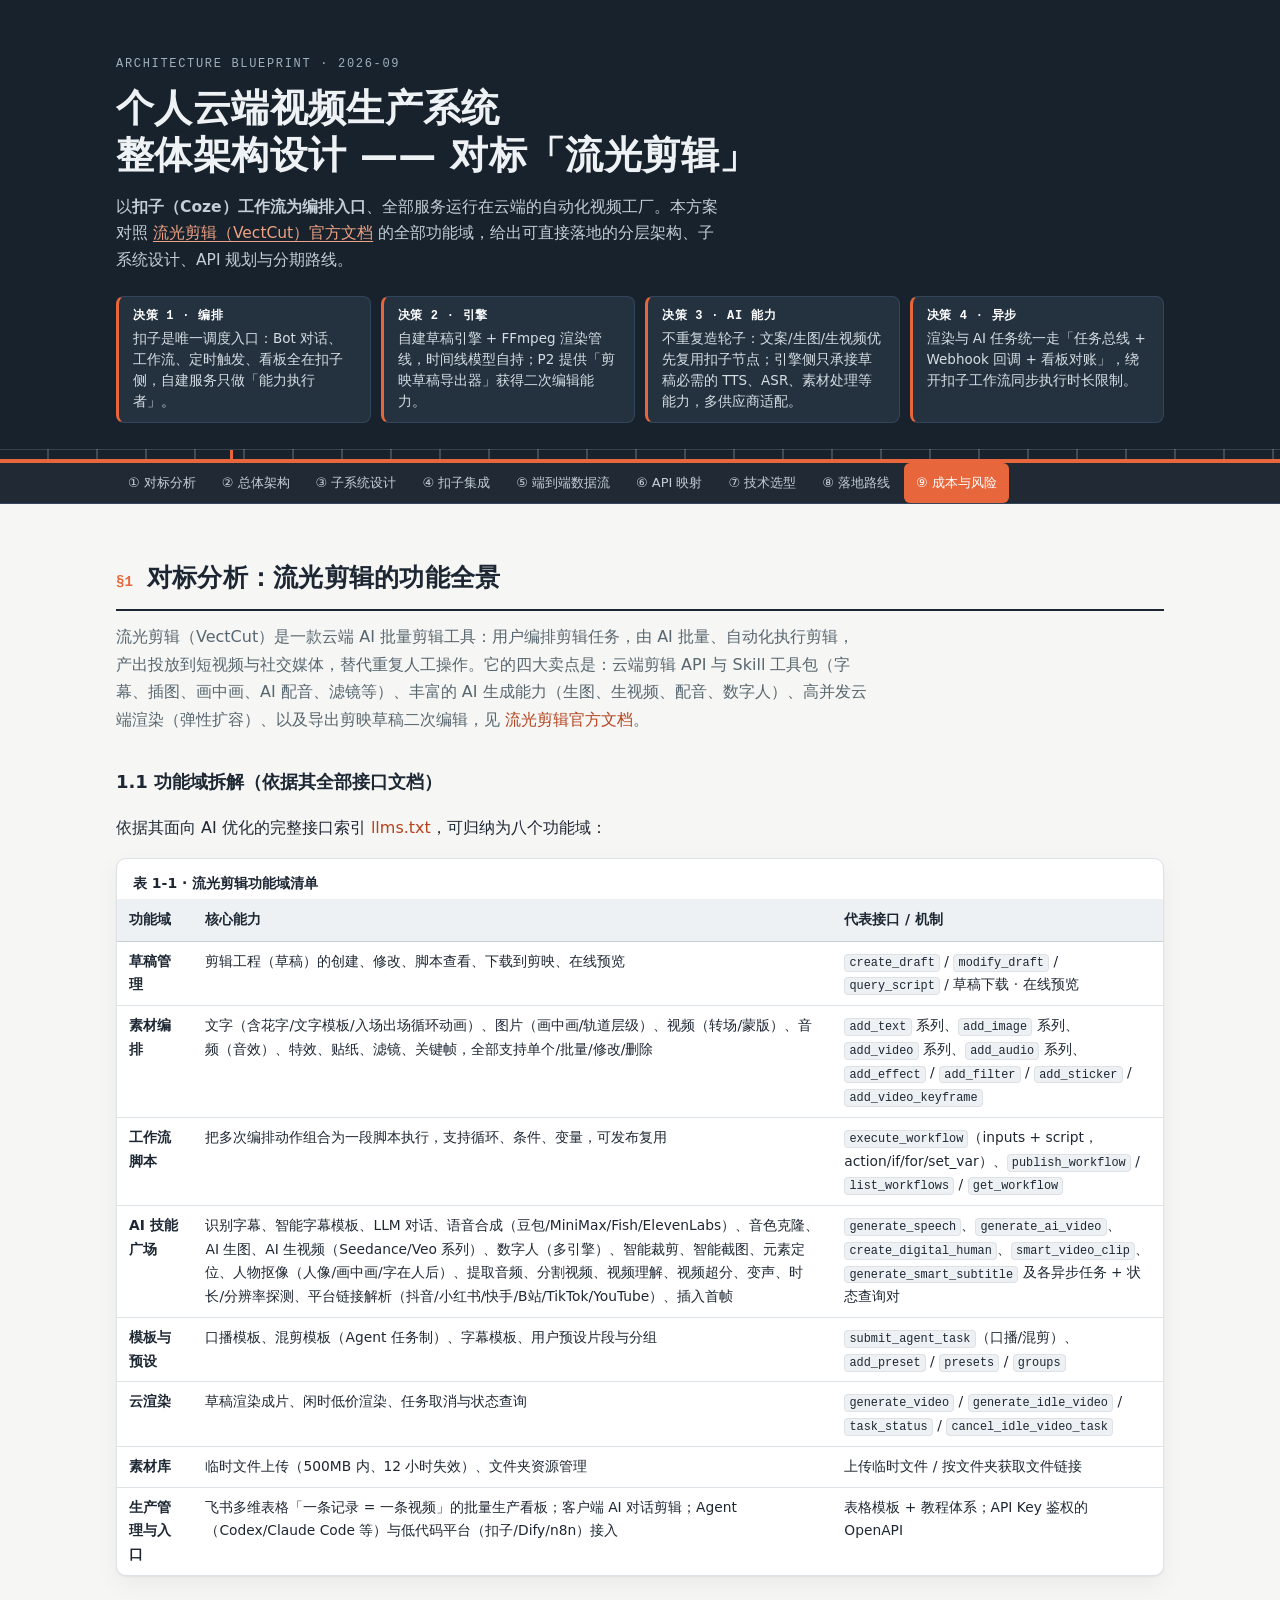
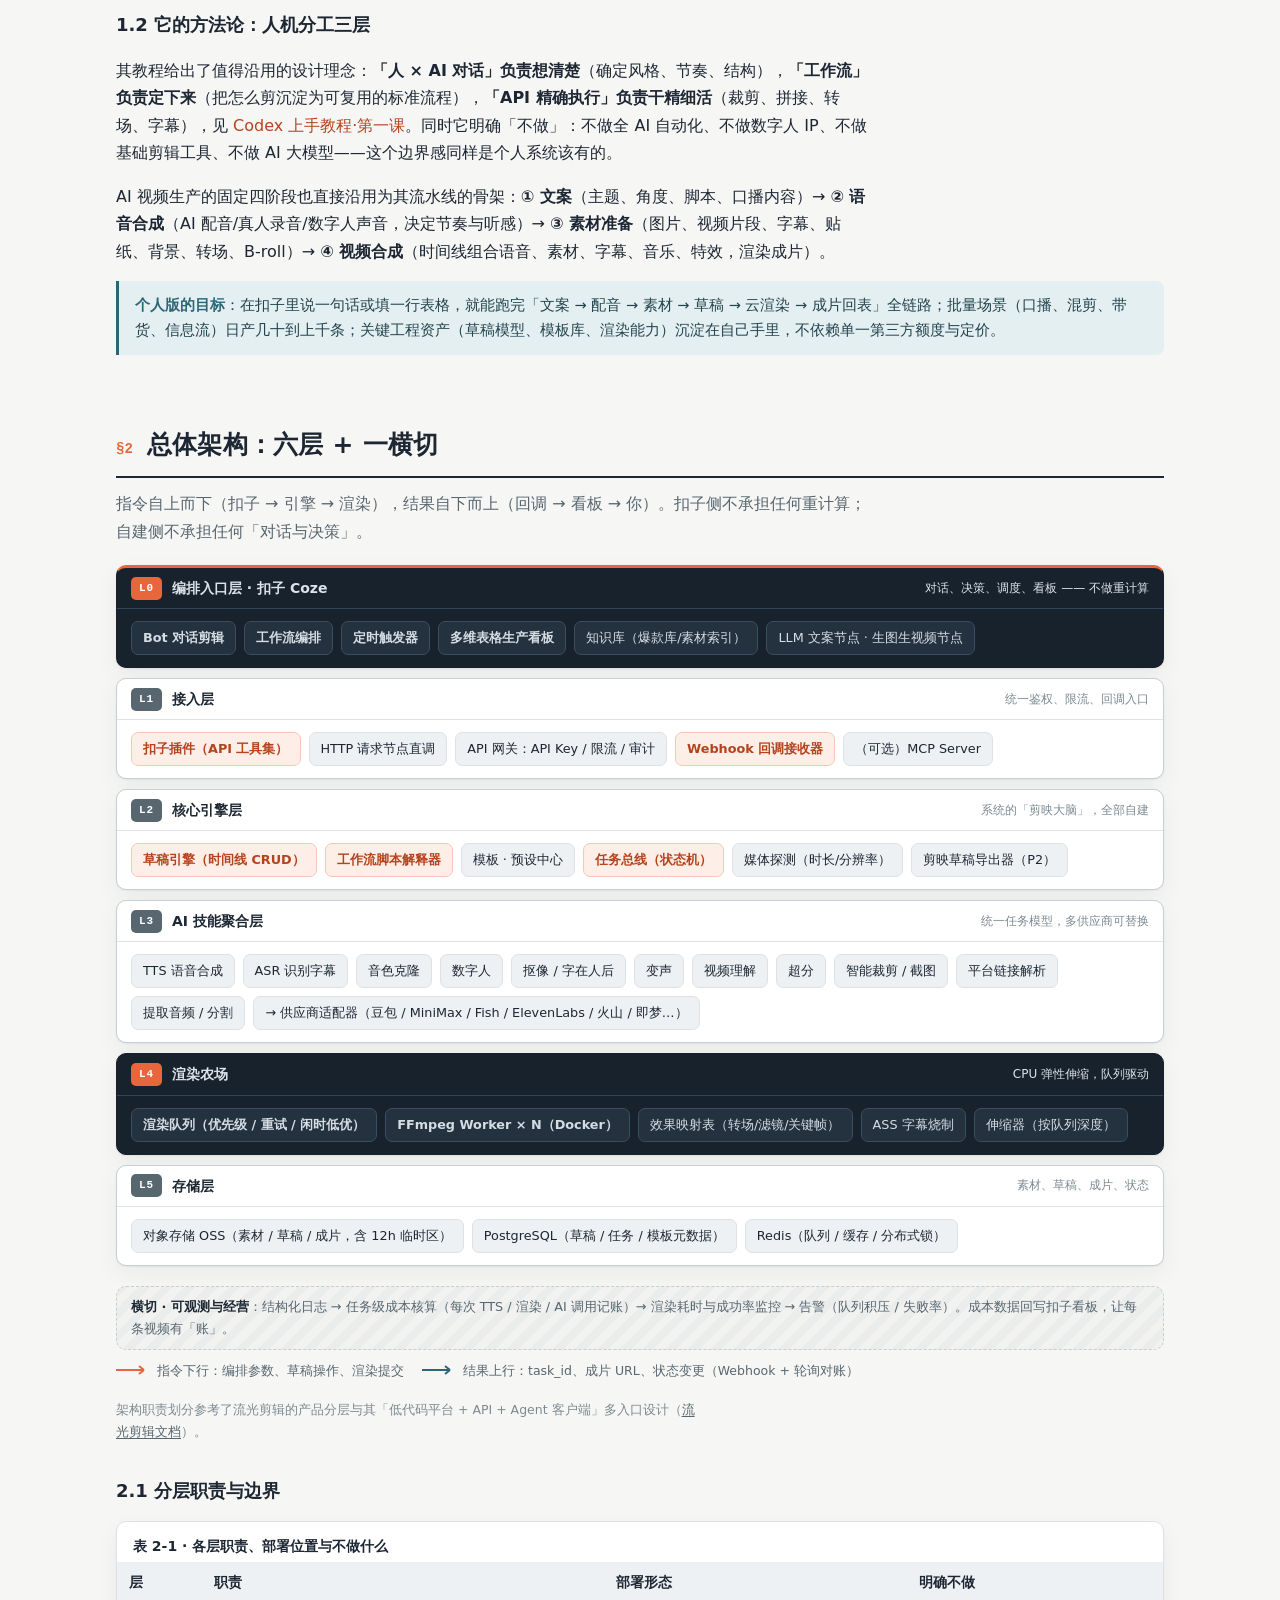
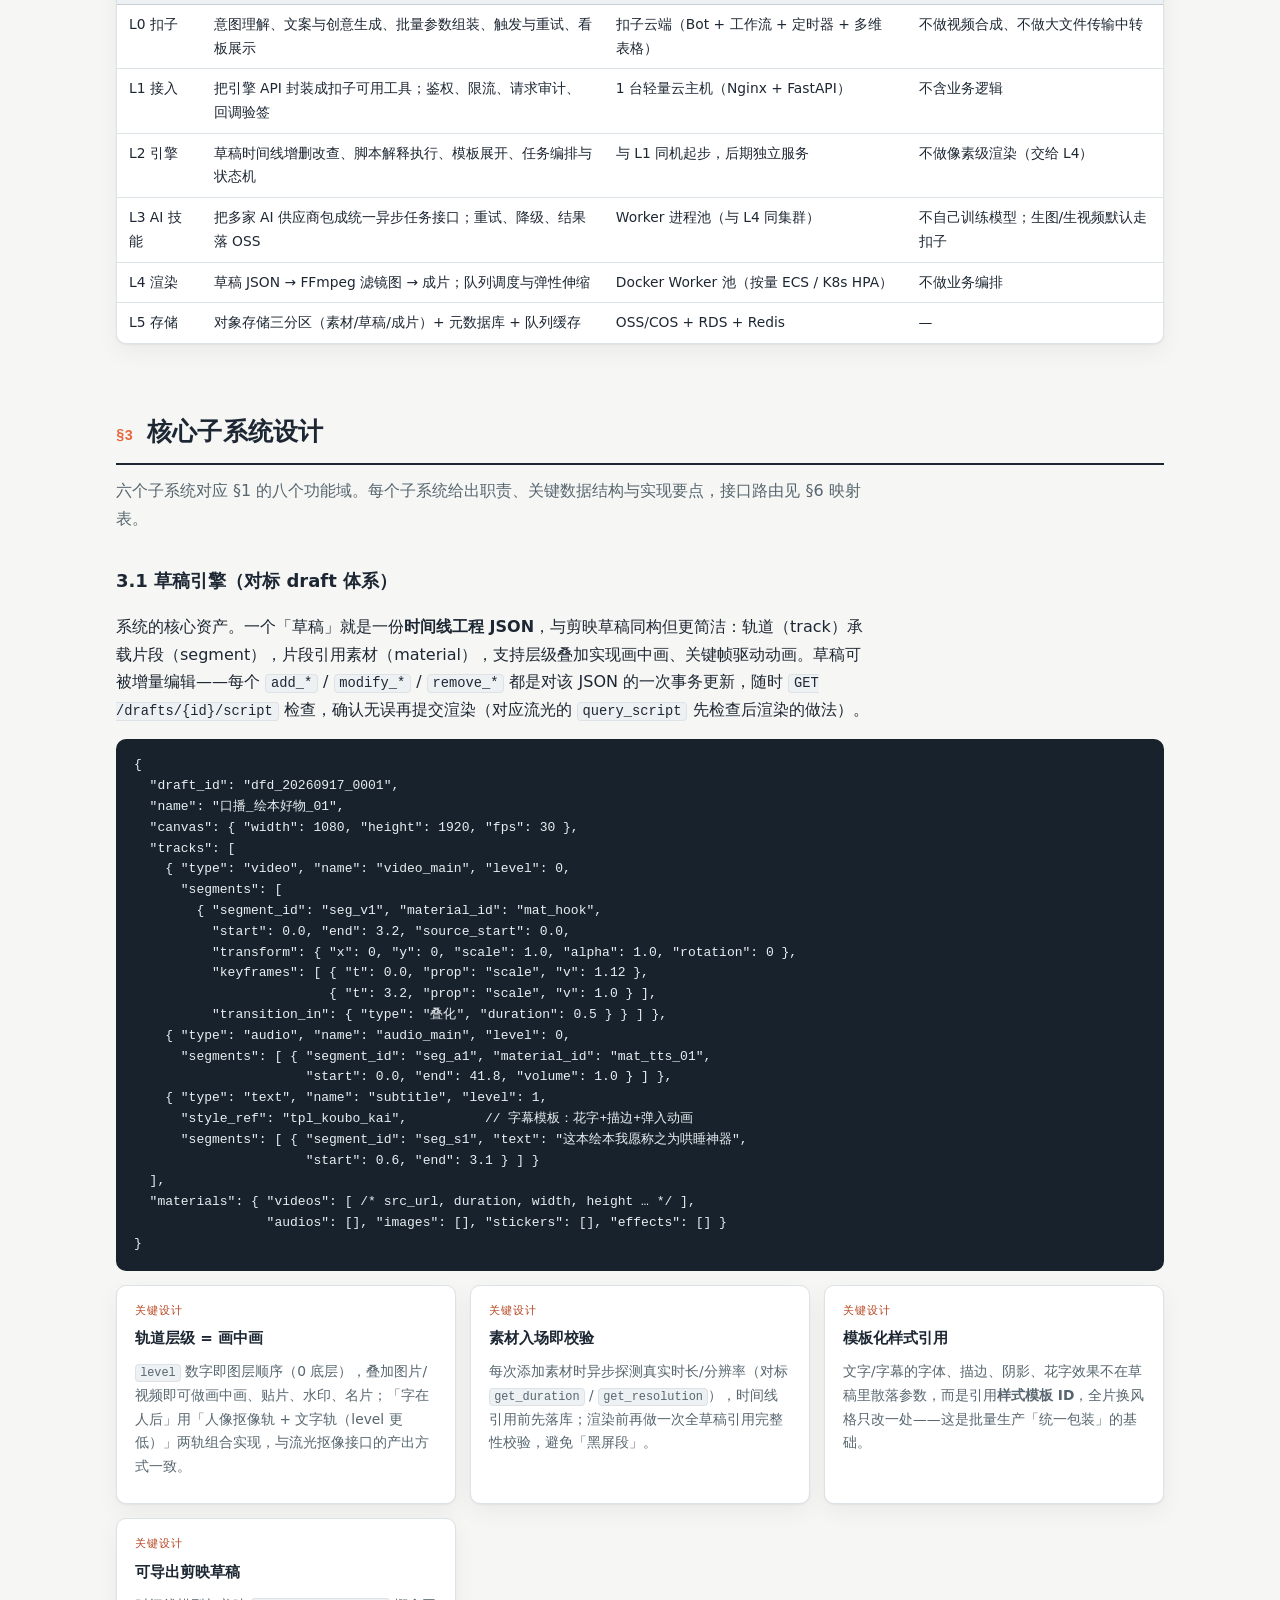
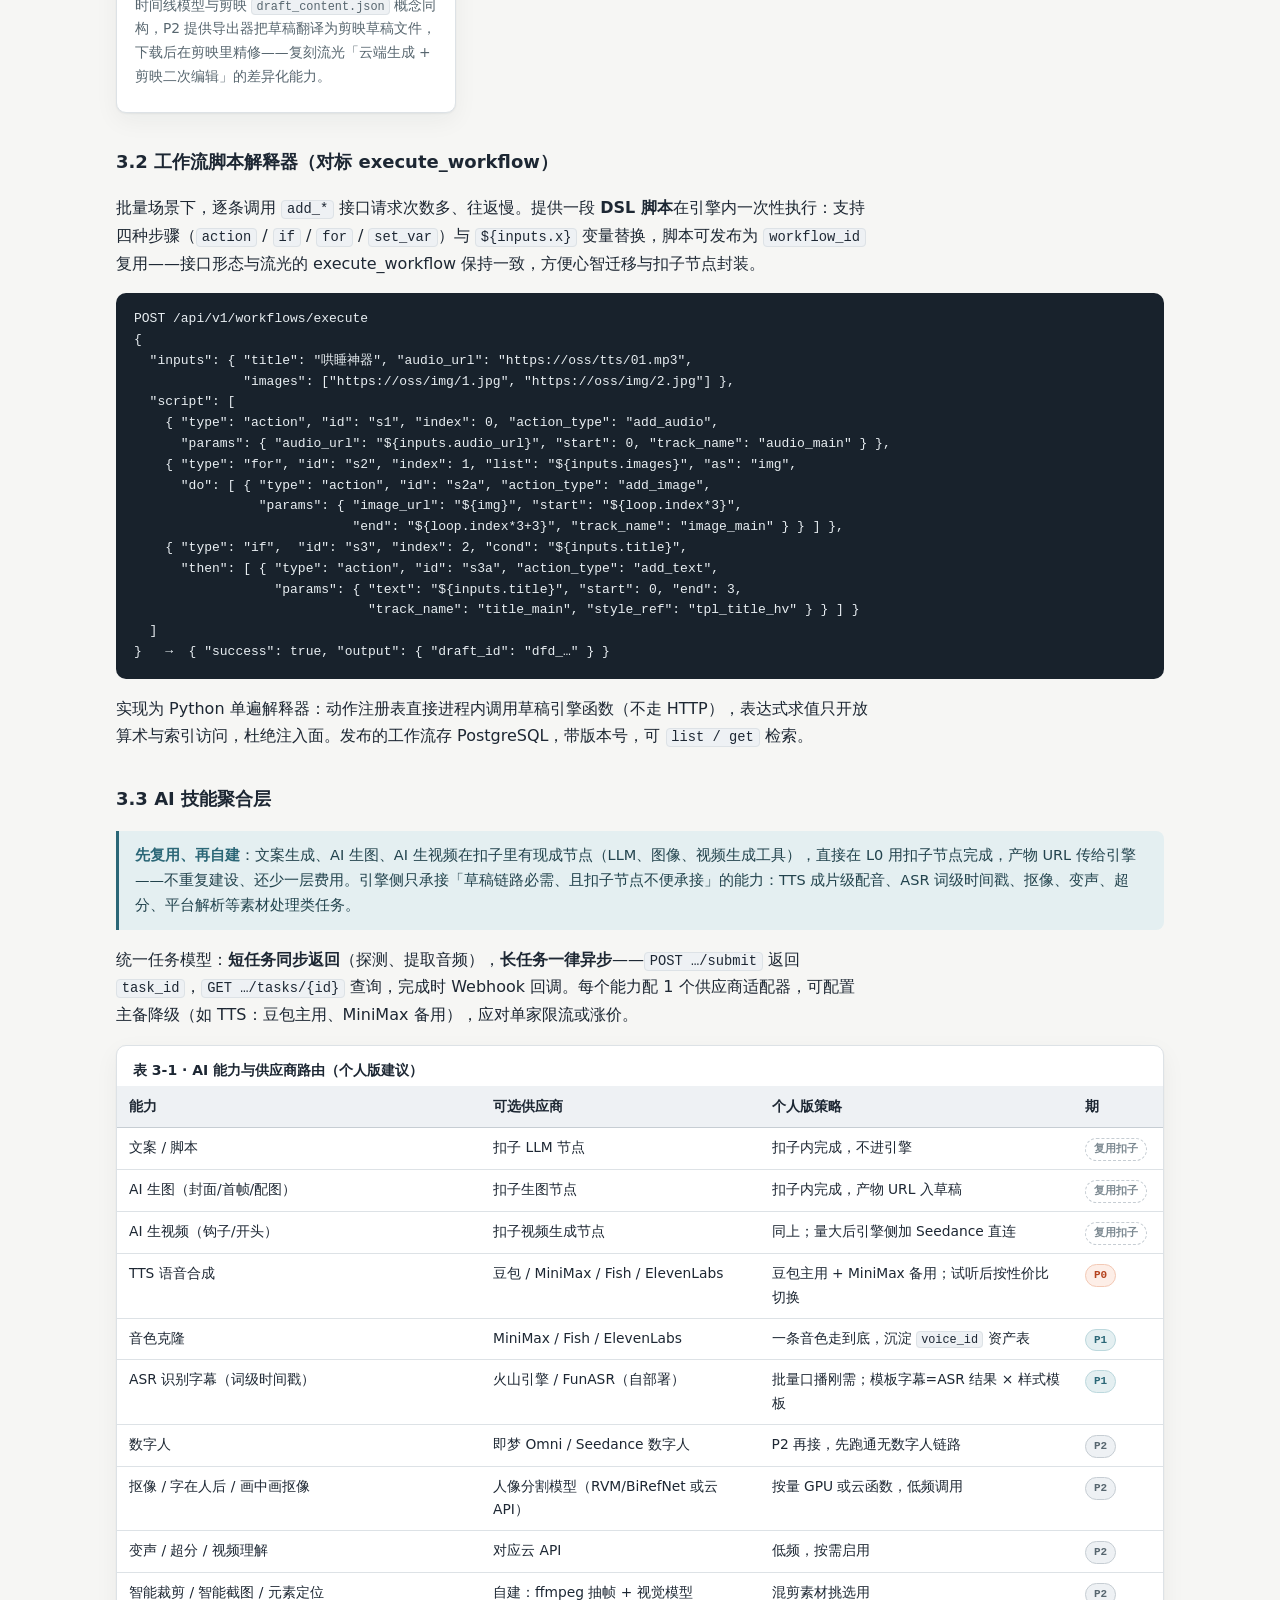
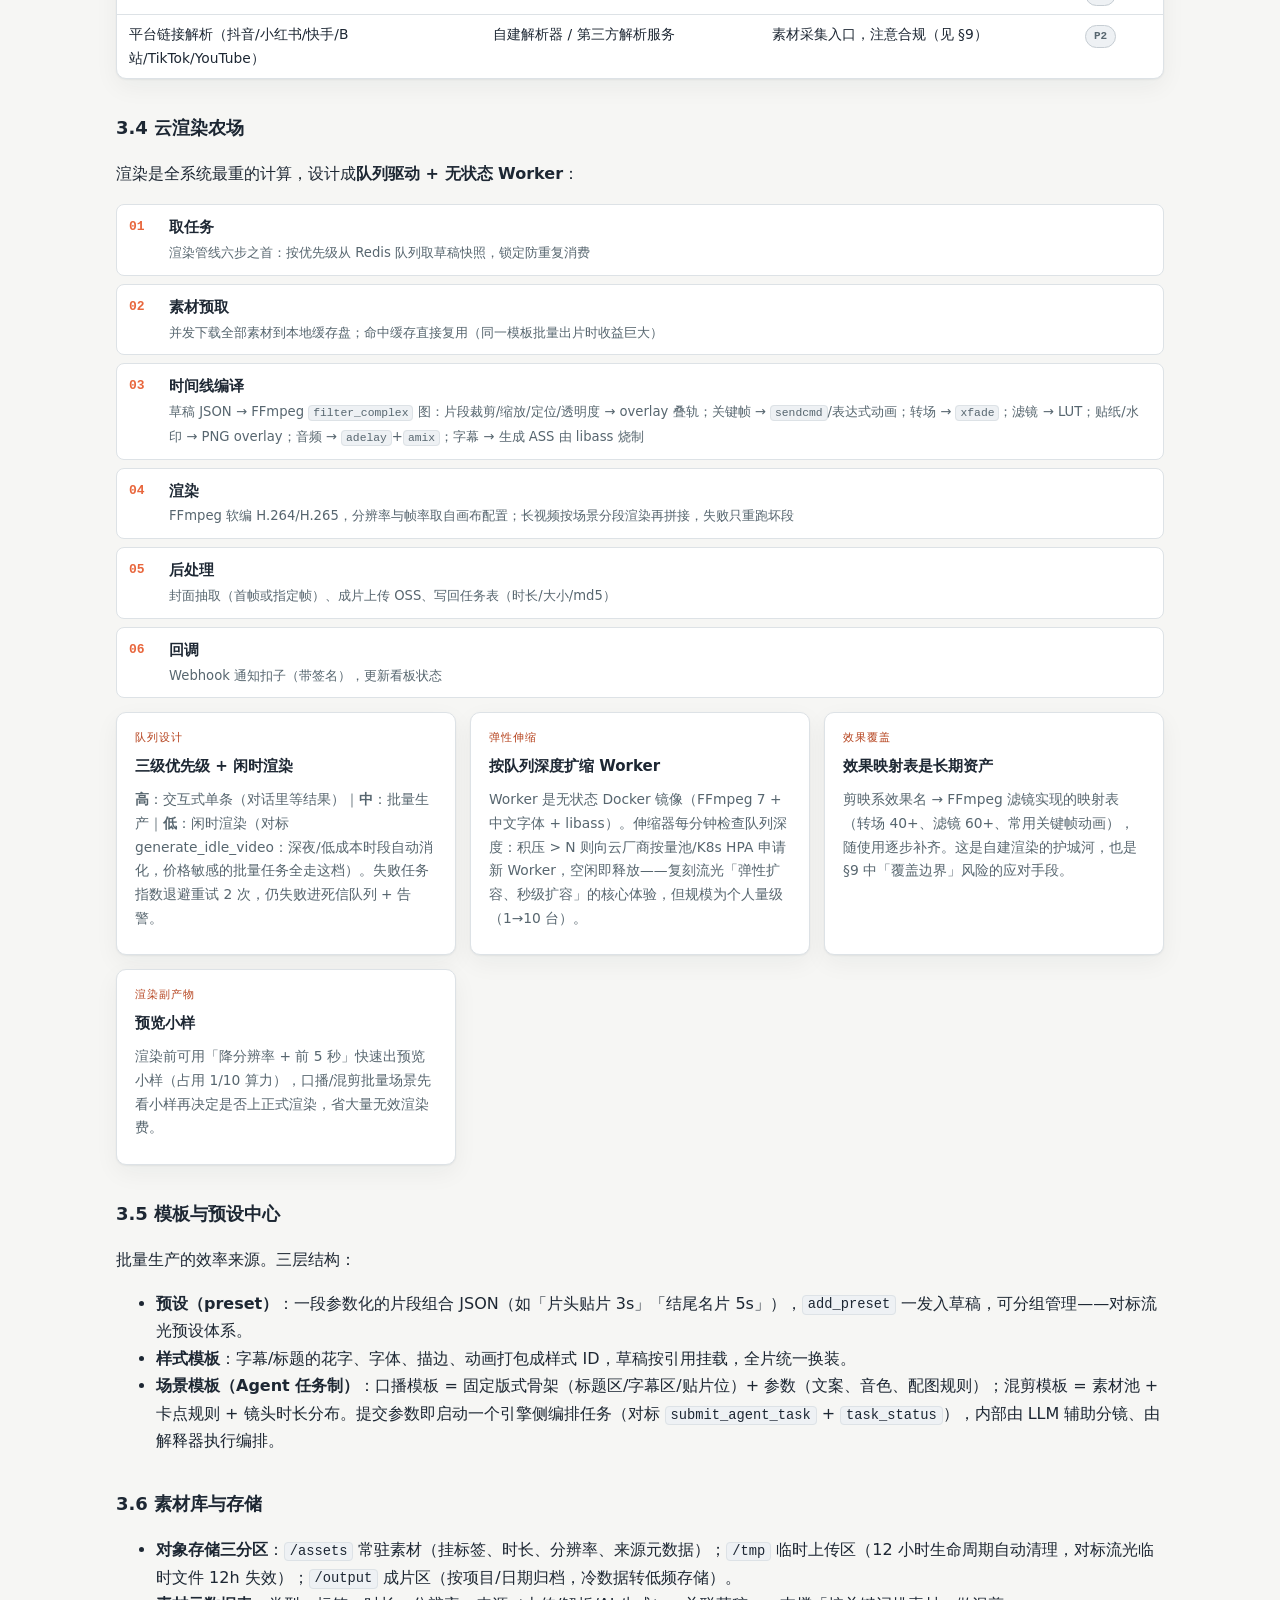
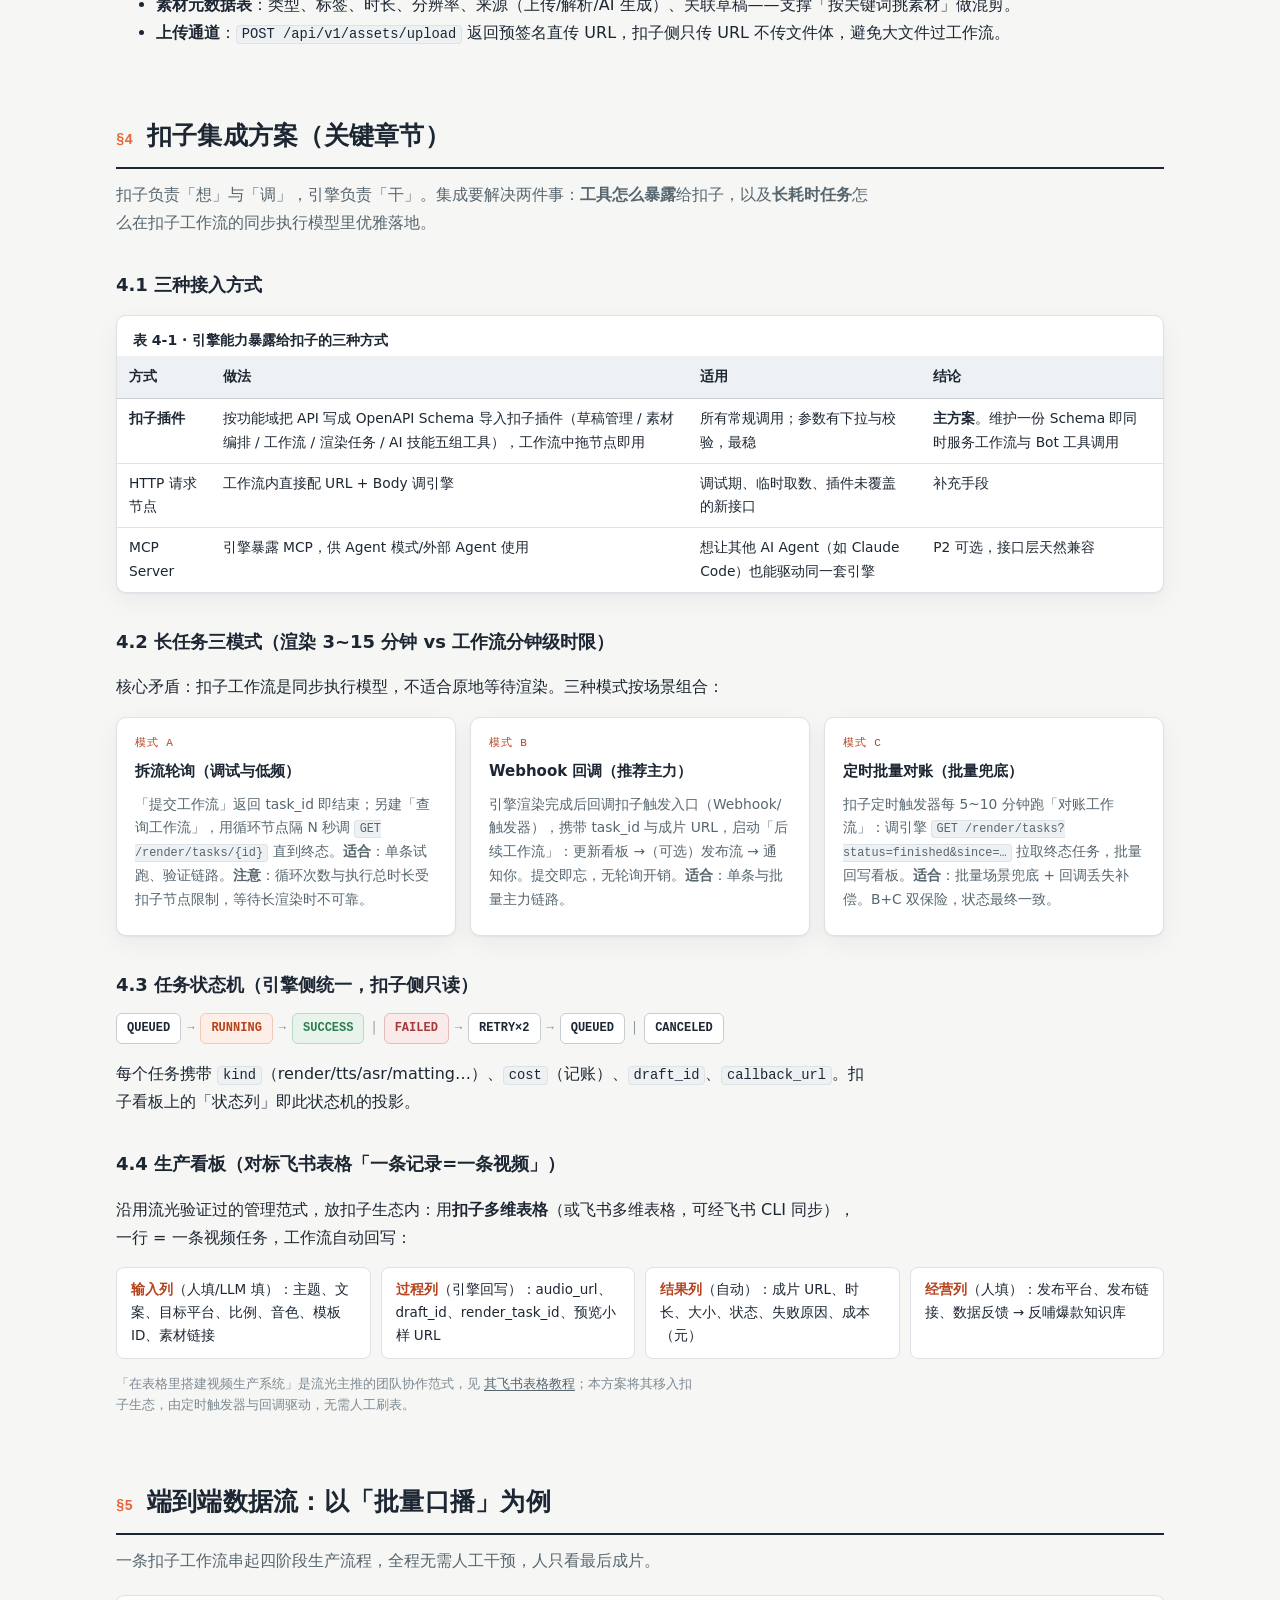
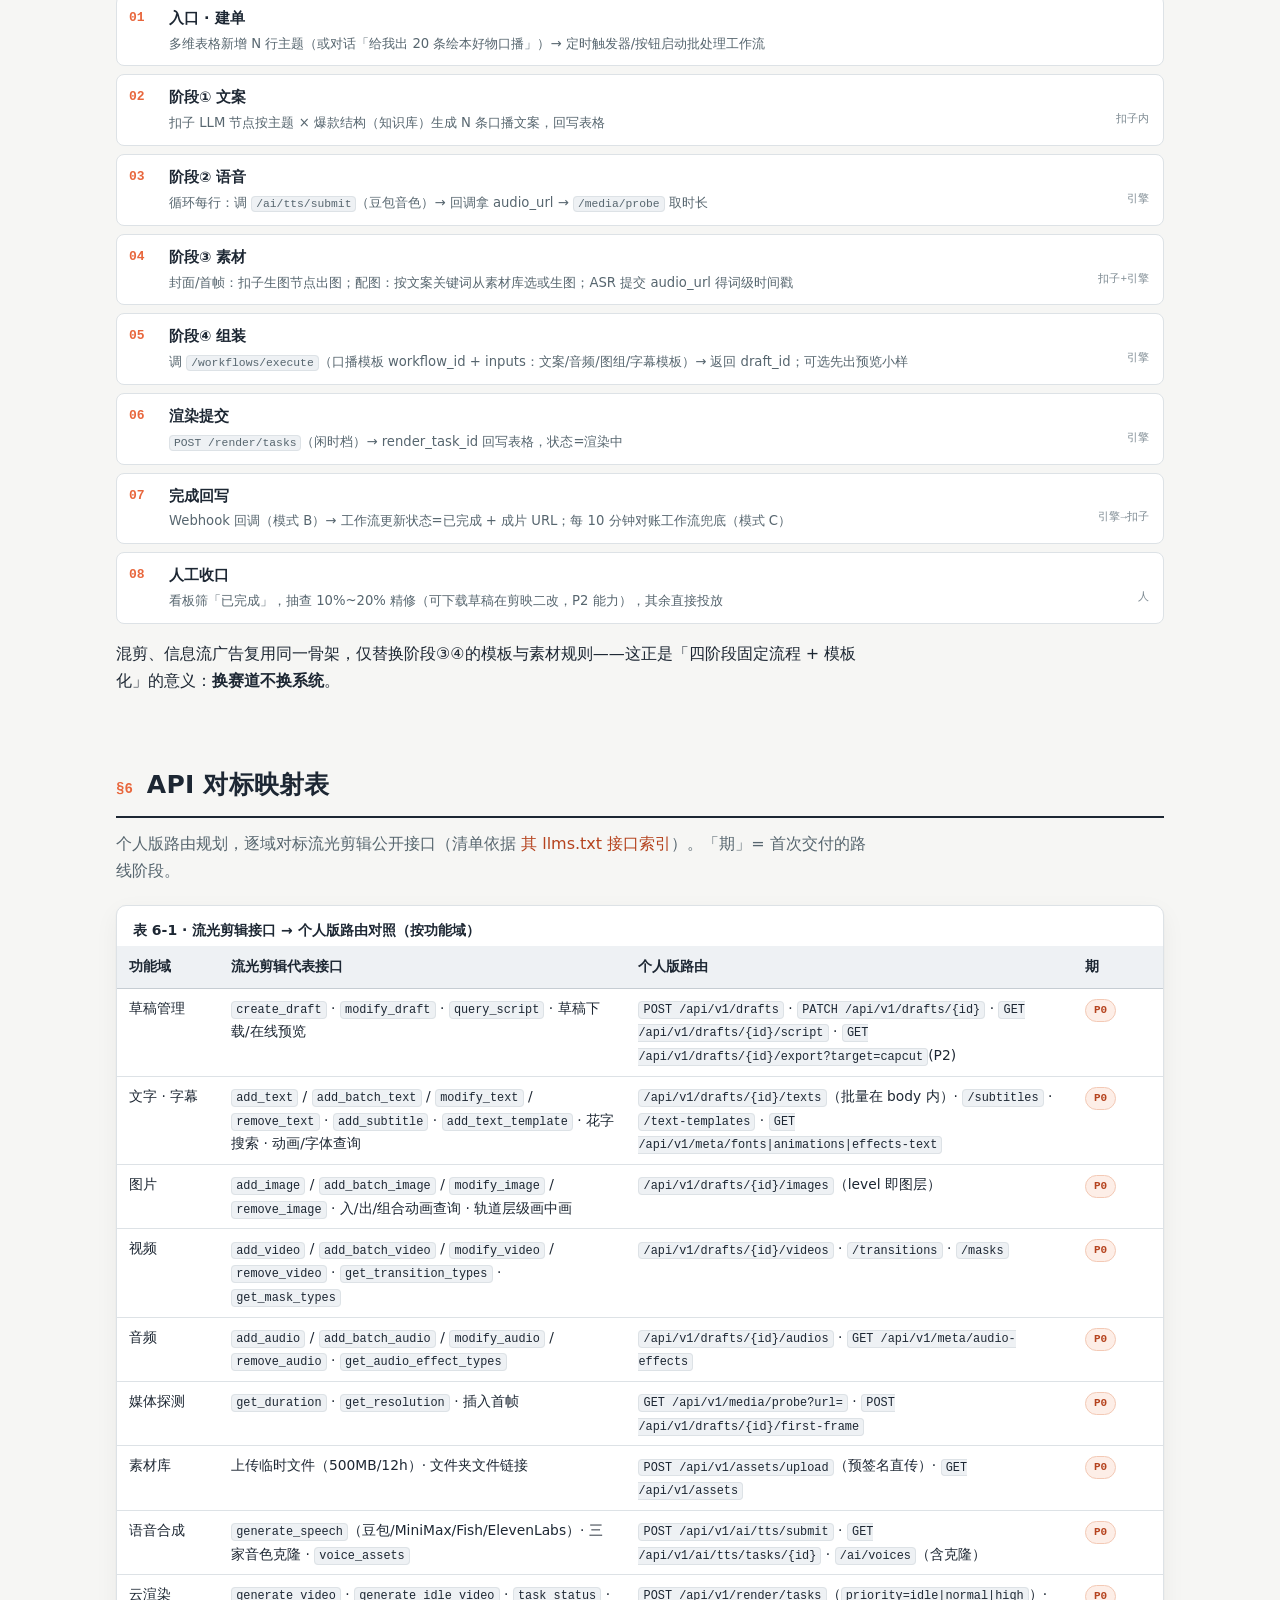
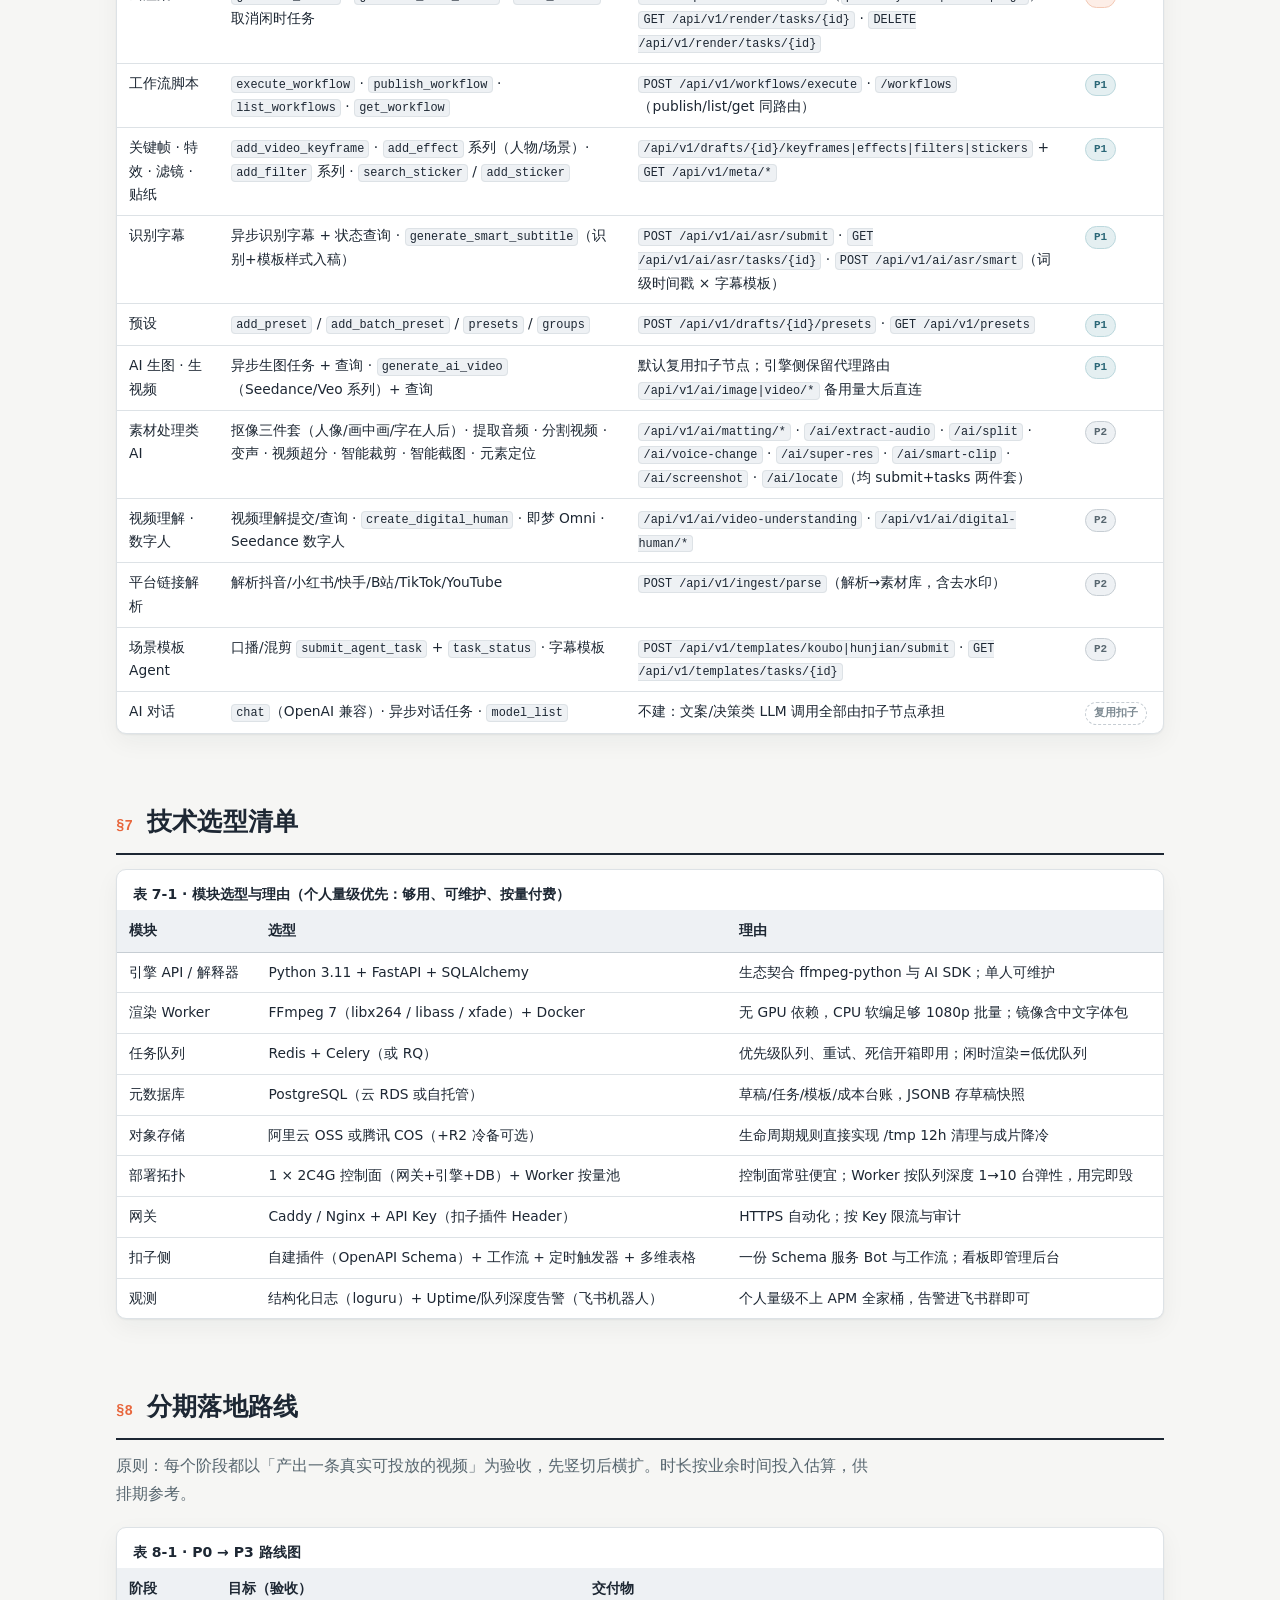
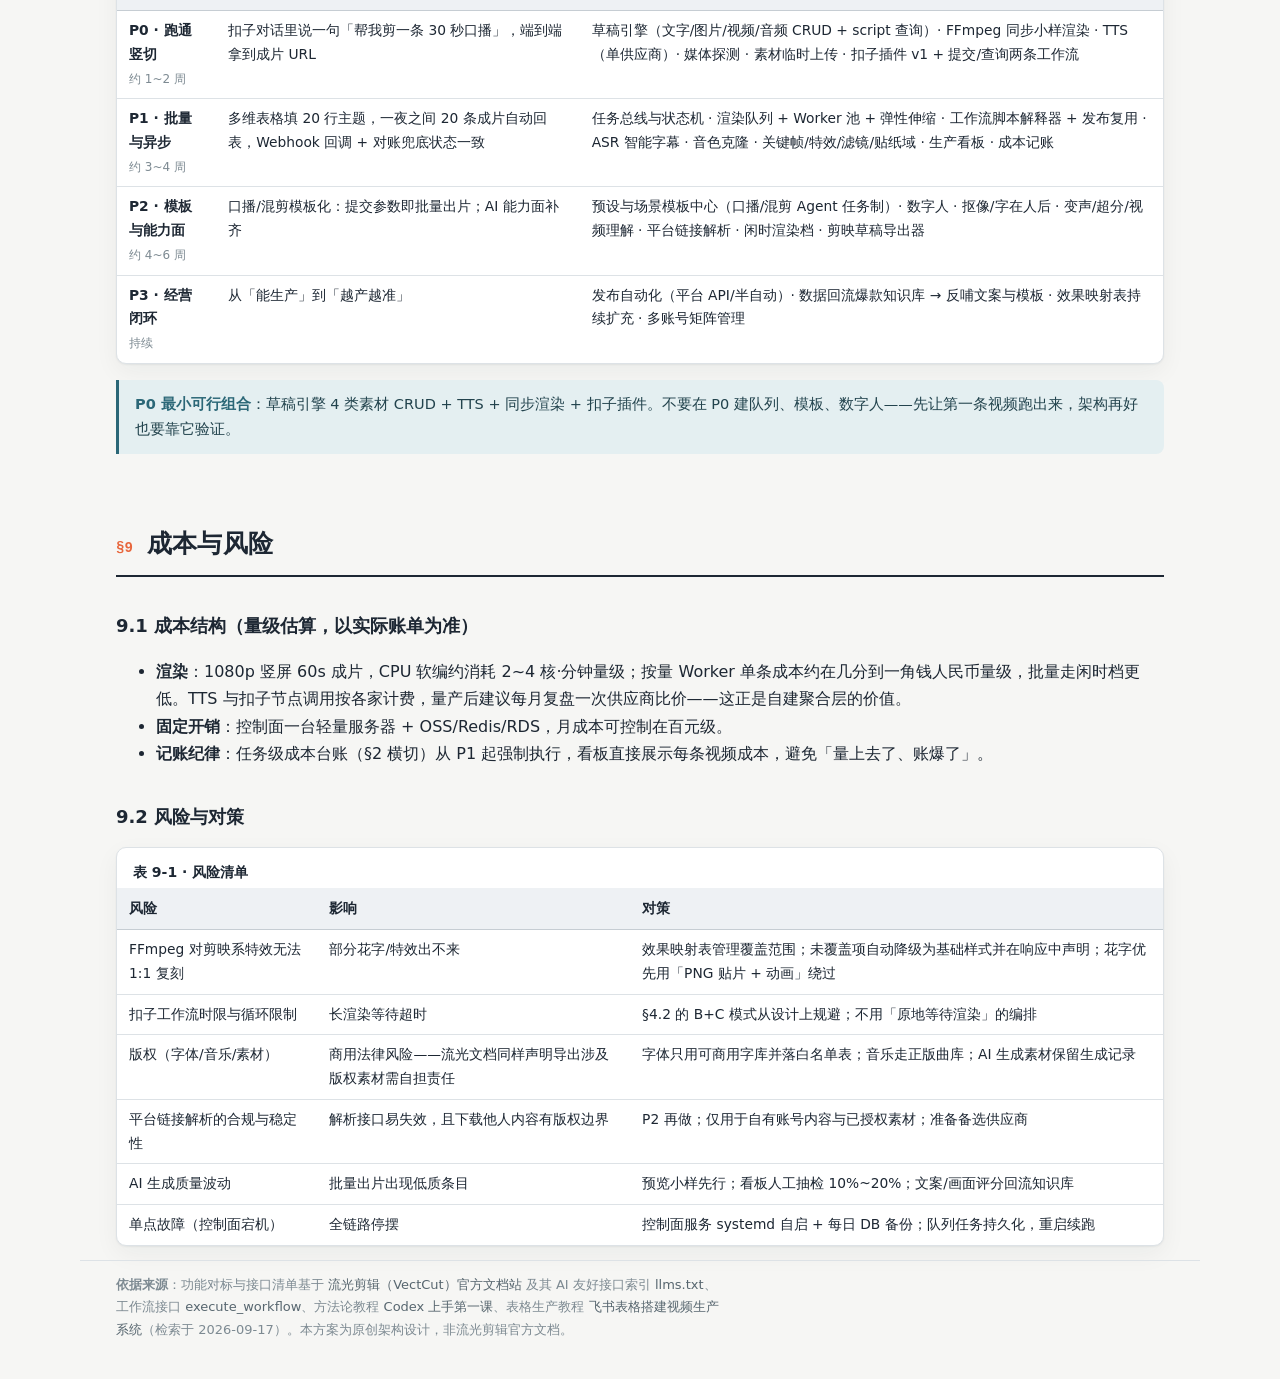
<file: 个人云端视频生产系统架构设计.html>
<!doctype html>
<html lang="zh-CN">
<head>
<meta charset="utf-8">
<meta name="viewport" content="width=device-width, initial-scale=1">
<title>个人云端视频生产系统 · 整体架构设计（对标流光剪辑）</title>
<style>
:root{
  --bg:#f6f6f4;
  --surface:#ffffff;
  --panel:#eef1f4;
  --ink:#1d2733;
  --ink-2:#57666f;
  --ink-3:#7d8a92;
  --line:#dde2e6;
  --line-strong:#c6cdd3;
  --accent:#e8663c;
  --accent-deep:#b5431e;
  --accent-soft:#fdeee7;
  --dark:#18222c;
  --dark-2:#243240;
  --blue:#2b6777;
  --blue-soft:#e4eff1;
  --ok:#2e7d4f;
  --warn:#9a6a12;
  --warn-soft:#faf3e0;
  --mono:ui-monospace,SFMono-Regular,Menlo,Consolas,"PingFang SC",monospace;
  --sans:system-ui,-apple-system,BlinkMacSystemFont,"Segoe UI","PingFang SC","Hiragino Sans GB","Microsoft YaHei",sans-serif;
  --maxw:1120px;
  --radius:10px;
  --shadow:0 1px 2px rgba(24,34,44,.06),0 8px 24px rgba(24,34,44,.05);
}
*,*::before,*::after{box-sizing:border-box}
html{scroll-behavior:smooth}
@media (prefers-reduced-motion:reduce){html{scroll-behavior:auto}}
body{
  margin:0;background:var(--bg);color:var(--ink);
  font-family:var(--sans);font-size:16px;line-height:1.72;
  -webkit-text-size-adjust:100%;
}
a{color:var(--accent-deep);text-decoration:none}
a:hover{text-decoration:underline}
a:focus-visible,button:focus-visible,summary:focus-visible{outline:2px solid var(--accent);outline-offset:2px;border-radius:4px}
code{font-family:var(--mono);font-size:.86em;background:var(--panel);border:1px solid var(--line);border-radius:4px;padding:.08em .35em;overflow-wrap:anywhere}
pre{font-family:var(--mono);font-size:13px;line-height:1.6;background:var(--dark);color:#e8eef2;border-radius:var(--radius);padding:16px 18px;overflow:auto;margin:14px 0}
pre code{background:none;border:none;color:inherit;padding:0;font-size:1em}
.wrap{max-width:var(--maxw);margin:0 auto;padding:0 clamp(16px,4vw,36px)}

/* ---------- header ---------- */
.top{background:var(--dark);color:#eef2f5;padding:clamp(30px,5vw,54px) 0 0;border-bottom:4px solid var(--accent)}
.top .kicker{font-family:var(--mono);font-size:12px;letter-spacing:.14em;color:#9fb1bd;text-transform:uppercase;margin:0 0 10px}
.top h1{margin:0 0 14px;font-size:clamp(24px,4vw,38px);line-height:1.25;font-weight:700;letter-spacing:.01em}
.top .sub{max-width:62ch;color:#c3ced6;margin:0 0 22px;font-size:15.5px}
.top .sub a{color:#f0a284;text-decoration:underline;text-underline-offset:3px}
.deco-timeline{height:10px;background:
  repeating-linear-gradient(90deg,transparent 0 47px,rgba(255,255,255,.18) 47px 49px);
  position:relative;border-top:1px solid rgba(255,255,255,.14)}
.deco-timeline::after{content:"";position:absolute;left:18%;top:0;bottom:0;width:3px;background:var(--accent)}
.decs{display:grid;grid-template-columns:repeat(auto-fit,minmax(230px,1fr));gap:10px;margin:22px 0 0;padding:0 0 26px;list-style:none}
.decs li{background:var(--dark-2);border:1px solid #33455a;border-left:3px solid var(--accent);border-radius:8px;padding:10px 14px;font-size:13.5px;line-height:1.55;color:#d5dde3}
.decs b{color:#fff;display:block;font-size:12px;font-family:var(--mono);letter-spacing:.06em;margin-bottom:3px}

/* ---------- nav ---------- */
.nav{position:sticky;top:0;z-index:20;background:rgba(24,34,44,.96);backdrop-filter:blur(6px);border-bottom:1px solid #33455a}
.nav ol{list-style:none;margin:0;padding:0;display:flex;flex-wrap:wrap;gap:2px}
.nav a{display:block;padding:9px 12px;color:#c3ced6;font-size:13px;border-radius:6px}
.nav a:hover{background:var(--dark-2);color:#fff;text-decoration:none}
.nav a.cur{background:var(--accent);color:#fff}

/* ---------- sections ---------- */
main{padding-bottom:60px}
section{padding-top:clamp(30px,5vw,52px)}
.sec-head{display:flex;align-items:baseline;gap:14px;border-bottom:2px solid var(--ink);padding-bottom:10px;margin-bottom:8px}
.sec-num{font-family:var(--mono);font-weight:700;font-size:14px;color:var(--accent);white-space:nowrap}
.sec-head h2{margin:0;font-size:clamp(19px,2.6vw,25px);letter-spacing:.01em}
.lead{color:var(--ink-2);max-width:74ch;margin:12px 0 20px}
h3{font-size:18px;margin:34px 0 10px;scroll-margin-top:64px}
h4{font-size:15px;margin:22px 0 8px}
p{max-width:74ch}
.note{background:var(--blue-soft);border-left:3px solid var(--blue);border-radius:0 8px 8px 0;padding:12px 16px;margin:16px 0;font-size:14.5px;color:#22434d}
.note b{color:var(--blue)}
.warnbox{background:var(--warn-soft);border-left:3px solid var(--warn);border-radius:0 8px 8px 0;padding:12px 16px;margin:16px 0;font-size:14.5px;color:#5c4a1a}
.src{font-size:12.5px;color:var(--ink-3);margin-top:8px}
.src a{color:var(--ink-2);text-decoration:underline;text-underline-offset:2px}

/* ---------- tables ---------- */
.tblwrap{overflow-x:auto;background:var(--surface);border:1px solid var(--line);border-radius:var(--radius);margin:14px 0;box-shadow:var(--shadow)}
table{border-collapse:collapse;width:100%;font-size:13.8px;min-width:640px}
caption{text-align:left;padding:12px 16px 4px;font-weight:600;color:var(--ink);font-size:14px}
th{background:var(--panel);text-align:left;font-weight:600;color:var(--ink);padding:9px 12px;border-bottom:1px solid var(--line-strong);white-space:nowrap}
td{padding:8px 12px;border-bottom:1px solid var(--line);vertical-align:top}
tbody tr:last-child td{border-bottom:none}
tbody tr:hover{background:#fafbfc}
td code{overflow-wrap:anywhere}
.num{font-variant-numeric:tabular-nums}
.tag{display:inline-block;font-family:var(--mono);font-size:11px;font-weight:600;padding:1px 8px;border-radius:99px;white-space:nowrap}
.t-p0{background:var(--accent-soft);color:var(--accent-deep);border:1px solid #f3c9b5}
.t-p1{background:var(--blue-soft);color:var(--blue);border:1px solid #bcd8dd}
.t-p2{background:var(--panel);color:var(--ink-2);border:1px solid var(--line-strong)}
.t-skip{background:transparent;color:var(--ink-3);border:1px dashed var(--line-strong)}
td .tag{margin-right:4px}

/* ---------- arch diagram ---------- */
.arch{margin:18px 0}
.arch-grid{display:grid;gap:10px}
.layer{background:var(--surface);border:1px solid var(--line-strong);border-radius:var(--radius);box-shadow:var(--shadow);overflow:hidden}
.layer-h{display:flex;align-items:center;gap:10px;padding:8px 14px;border-bottom:1px solid var(--line)}
.layer-h .lid{font-family:var(--mono);font-size:11px;font-weight:700;letter-spacing:.08em;color:#fff;background:var(--ink-2);border-radius:5px;padding:2px 8px;white-space:nowrap}
.layer-h .lname{font-weight:700;font-size:14px}
.layer-h .ldesc{margin-left:auto;font-size:12px;color:var(--ink-3);text-align:right}
.layer.dark{background:var(--dark);border-color:var(--dark)}
.layer.dark .layer-h{border-color:#33455a}
.layer.dark .lname,.layer.dark .ldesc{color:#dbe4ea}
.layer.dark .lid{background:var(--accent)}
.layer.dark .chip{background:var(--dark-2);border-color:#3a4d61;color:#d5dde3}
.layer.accent-top{border-top:3px solid var(--accent)}
.chips{display:flex;flex-wrap:wrap;gap:8px;padding:12px 14px}
.chip{background:var(--panel);border:1px solid var(--line);border-radius:7px;padding:5px 11px;font-size:12.8px;color:var(--ink)}
.chip.hot{background:var(--accent-soft);border-color:#f3c9b5;color:var(--accent-deep);font-weight:600}
.flownote{display:flex;gap:18px;flex-wrap:wrap;margin-top:10px;font-size:12.5px;color:var(--ink-2)}
.flownote span{display:inline-flex;align-items:center;gap:7px}
.i-down,.i-up{width:34px;height:12px;flex:none}
.xcut{background:repeating-linear-gradient(-45deg,#f2f3f1 0 8px,#eaedec 8px 16px);border:1px dashed var(--line-strong);border-radius:var(--radius);padding:9px 14px;font-size:12.8px;color:var(--ink-2);margin-top:10px}
.xcut b{color:var(--ink)}

/* ---------- pipeline steps ---------- */
.steps{counter-reset:st;list-style:none;margin:14px 0;padding:0;display:grid;gap:8px}
.steps li{counter-increment:st;position:relative;background:var(--surface);border:1px solid var(--line);border-radius:8px;padding:10px 14px 10px 52px;font-size:14px}
.steps li::before{content:counter(st,decimal-leading-zero);position:absolute;left:12px;top:11px;font-family:var(--mono);font-weight:700;font-size:13px;color:var(--accent)}
.steps li b{display:block;font-size:14.5px}
.steps li span{color:var(--ink-2);font-size:13.2px}
.steps li .rt{font-family:var(--mono);font-size:11px;color:var(--ink-3);white-space:nowrap;float:right;margin-left:10px}

/* ---------- state machine ---------- */
.state{display:flex;flex-wrap:wrap;align-items:center;gap:6px;margin:12px 0}
.state .st{font-family:var(--mono);font-size:12px;font-weight:600;border-radius:6px;padding:4px 10px;border:1px solid var(--line-strong);background:var(--surface)}
.state .st.run{background:var(--accent-soft);border-color:#f3c9b5;color:var(--accent-deep)}
.state .st.ok{background:#e8f3ec;border-color:#b9d8c5;color:var(--ok)}
.state .st.bad{background:#fbeaea;border-color:#e3bcbc;color:#a33a3a}
.state .arr{color:var(--ink-3);font-family:var(--mono);font-size:12px}

/* ---------- grid cards ---------- */
.duo{display:grid;grid-template-columns:repeat(auto-fit,minmax(290px,1fr));gap:14px;margin:14px 0}
.card{background:var(--surface);border:1px solid var(--line);border-radius:var(--radius);padding:16px 18px;box-shadow:var(--shadow)}
.card h4{margin:0 0 8px}
.card p{font-size:13.8px;margin:0 0 8px;color:var(--ink-2)}
.card ul{margin:0;padding-left:1.2em;font-size:13.5px;color:var(--ink-2)}
.card li{margin:4px 0}
.card .ct{font-family:var(--mono);font-size:11px;letter-spacing:.08em;color:var(--accent-deep);text-transform:uppercase;margin-bottom:6px}

/* ---------- misc ---------- */
.kbd-row{display:grid;grid-template-columns:repeat(auto-fit,minmax(240px,1fr));gap:10px;margin:14px 0}
.kbd-row .k{background:var(--surface);border:1px solid var(--line);border-radius:8px;padding:10px 14px;font-size:13.5px}
.kbd-row b{color:var(--accent-deep)}
details{background:var(--surface);border:1px solid var(--line);border-radius:8px;margin:10px 0;padding:0 16px}
details summary{cursor:pointer;font-weight:600;padding:11px 0;font-size:14.5px}
details[open] summary{border-bottom:1px solid var(--line)}
details .dbody{padding:10px 0 14px;font-size:13.8px;color:var(--ink-2)}
footer{border-top:1px solid var(--line);padding:26px 0 46px;color:var(--ink-3);font-size:13px}
footer a{color:var(--ink-2)}
hr.thin{border:none;border-top:1px solid var(--line);margin:26px 0}
.two-col{display:grid;grid-template-columns:1fr 1fr;gap:14px}
@media (max-width:760px){.two-col{grid-template-columns:1fr}.layer-h .ldesc{display:none}}
@media print{
  .nav{display:none}
  body{background:#fff;font-size:12.5px}
  .layer,.card,.tblwrap{box-shadow:none}
  section{break-inside:auto}
  pre,.tblwrap{border:1px solid #ccc}
  a{color:inherit}
}
</style>
</head>
<body>

<header class="top">
  <div class="wrap">
    <p class="kicker">ARCHITECTURE BLUEPRINT · 2026-09</p>
    <h1>个人云端视频生产系统<br>整体架构设计 —— 对标「流光剪辑」</h1>
    <p class="sub">以<b>扣子（Coze）工作流为编排入口</b>、全部服务运行在云端的自动化视频工厂。本方案对照 <a href="https://docs.vectcut.com/" target="_blank" rel="noopener noreferrer">流光剪辑（VectCut）官方文档</a> 的全部功能域，给出可直接落地的分层架构、子系统设计、API 规划与分期路线。</p>
    <ul class="decs">
      <li><b>决策 1 · 编排</b>扣子是唯一调度入口：Bot 对话、工作流、定时触发、看板全在扣子侧，自建服务只做「能力执行者」。</li>
      <li><b>决策 2 · 引擎</b>自建草稿引擎 + FFmpeg 渲染管线，时间线模型自持；P2 提供「剪映草稿导出器」获得二次编辑能力。</li>
      <li><b>决策 3 · AI 能力</b>不重复造轮子：文案/生图/生视频优先复用扣子节点；引擎侧只承接草稿必需的 TTS、ASR、素材处理等能力，多供应商适配。</li>
      <li><b>决策 4 · 异步</b>渲染与 AI 任务统一走「任务总线 + Webhook 回调 + 看板对账」，绕开扣子工作流同步执行时长限制。</li>
    </ul>
  </div>
  <div class="deco-timeline" aria-hidden="true"></div>
</header>

<nav class="nav" aria-label="章节导航">
  <div class="wrap">
    <ol>
      <li><a href="#s1">① 对标分析</a></li>
      <li><a href="#s2">② 总体架构</a></li>
      <li><a href="#s3">③ 子系统设计</a></li>
      <li><a href="#s4">④ 扣子集成</a></li>
      <li><a href="#s5">⑤ 端到端数据流</a></li>
      <li><a href="#s6">⑥ API 映射</a></li>
      <li><a href="#s7">⑦ 技术选型</a></li>
      <li><a href="#s8">⑧ 落地路线</a></li>
      <li><a href="#s9">⑨ 成本与风险</a></li>
    </ol>
  </div>
</nav>

<main class="wrap">

<!-- ============ 1 ============ -->
<section id="s1">
  <div class="sec-head"><span class="sec-num">§1</span><h2>对标分析：流光剪辑的功能全景</h2></div>
  <p class="lead">流光剪辑（VectCut）是一款云端 AI 批量剪辑工具：用户编排剪辑任务，由 AI 批量、自动化执行剪辑，产出投放到短视频与社交媒体，替代重复人工操作。它的四大卖点是：云端剪辑 API 与 Skill 工具包（字幕、插图、画中画、AI 配音、滤镜等）、丰富的 AI 生成能力（生图、生视频、配音、数字人）、高并发云端渲染（弹性扩容）、以及导出剪映草稿二次编辑，见 <a href="https://docs.vectcut.com/" target="_blank" rel="noopener noreferrer">流光剪辑官方文档</a>。</p>

  <h3>1.1 功能域拆解（依据其全部接口文档）</h3>
  <p>依据其面向 AI 优化的完整接口索引 <a href="https://docs.vectcut.com/llms.txt" target="_blank" rel="noopener noreferrer">llms.txt</a>，可归纳为八个功能域：</p>
  <div class="tblwrap"><table>
    <caption>表 1-1 · 流光剪辑功能域清单</caption>
    <thead><tr><th scope="col">功能域</th><th scope="col">核心能力</th><th scope="col">代表接口 / 机制</th></tr></thead>
    <tbody>
      <tr><td><b>草稿管理</b></td><td>剪辑工程（草稿）的创建、修改、脚本查看、下载到剪映、在线预览</td><td><code>create_draft</code> / <code>modify_draft</code> / <code>query_script</code> / 草稿下载 · 在线预览</td></tr>
      <tr><td><b>素材编排</b></td><td>文字（含花字/文字模板/入场出场循环动画）、图片（画中画/轨道层级）、视频（转场/蒙版）、音频（音效）、特效、贴纸、滤镜、关键帧，全部支持单个/批量/修改/删除</td><td><code>add_text</code> 系列、<code>add_image</code> 系列、<code>add_video</code> 系列、<code>add_audio</code> 系列、<code>add_effect</code> / <code>add_filter</code> / <code>add_sticker</code> / <code>add_video_keyframe</code></td></tr>
      <tr><td><b>工作流脚本</b></td><td>把多次编排动作组合为一段脚本执行，支持循环、条件、变量，可发布复用</td><td><code>execute_workflow</code>（inputs + script，action/if/for/set_var）、<code>publish_workflow</code> / <code>list_workflows</code> / <code>get_workflow</code></td></tr>
      <tr><td><b>AI 技能广场</b></td><td>识别字幕、智能字幕模板、LLM 对话、语音合成（豆包/MiniMax/Fish/ElevenLabs）、音色克隆、AI 生图、AI 生视频（Seedance/Veo 系列）、数字人（多引擎）、智能裁剪、智能截图、元素定位、人物抠像（人像/画中画/字在人后）、提取音频、分割视频、视频理解、视频超分、变声、时长/分辨率探测、平台链接解析（抖音/小红书/快手/B站/TikTok/YouTube）、插入首帧</td><td><code>generate_speech</code>、<code>generate_ai_video</code>、<code>create_digital_human</code>、<code>smart_video_clip</code>、<code>generate_smart_subtitle</code> 及各异步任务 + 状态查询对</td></tr>
      <tr><td><b>模板与预设</b></td><td>口播模板、混剪模板（Agent 任务制）、字幕模板、用户预设片段与分组</td><td><code>submit_agent_task</code>（口播/混剪）、<code>add_preset</code> / <code>presets</code> / <code>groups</code></td></tr>
      <tr><td><b>云渲染</b></td><td>草稿渲染成片、闲时低价渲染、任务取消与状态查询</td><td><code>generate_video</code> / <code>generate_idle_video</code> / <code>task_status</code> / <code>cancel_idle_video_task</code></td></tr>
      <tr><td><b>素材库</b></td><td>临时文件上传（500MB 内、12 小时失效）、文件夹资源管理</td><td>上传临时文件 / 按文件夹获取文件链接</td></tr>
      <tr><td><b>生产管理与入口</b></td><td>飞书多维表格「一条记录 = 一条视频」的批量生产看板；客户端 AI 对话剪辑；Agent（Codex/Claude Code 等）与低代码平台（扣子/Dify/n8n）接入</td><td>表格模板 + 教程体系；API Key 鉴权的 OpenAPI</td></tr>
    </tbody>
  </table></div>

  <h3>1.2 它的方法论：人机分工三层</h3>
  <p>其教程给出了值得沿用的设计理念：<b>「人 × AI 对话」负责想清楚</b>（确定风格、节奏、结构），<b>「工作流」负责定下来</b>（把怎么剪沉淀为可复用的标准流程），<b>「API 精确执行」负责干精细活</b>（裁剪、拼接、转场、字幕），见 <a href="https://docs.vectcut.com/9147315m0" target="_blank" rel="noopener noreferrer">Codex 上手教程·第一课</a>。同时它明确「不做」：不做全 AI 自动化、不做数字人 IP、不做基础剪辑工具、不做 AI 大模型——这个边界感同样是个人系统该有的。</p>
  <p>AI 视频生产的固定四阶段也直接沿用为其流水线的骨架：<b>① 文案</b>（主题、角度、脚本、口播内容）→ <b>② 语音合成</b>（AI 配音/真人录音/数字人声音，决定节奏与听感）→ <b>③ 素材准备</b>（图片、视频片段、字幕、贴纸、背景、转场、B-roll）→ <b>④ 视频合成</b>（时间线组合语音、素材、字幕、音乐、特效，渲染成片）。</p>

  <div class="note"><b>个人版的目标</b>：在扣子里说一句话或填一行表格，就能跑完「文案 → 配音 → 素材 → 草稿 → 云渲染 → 成片回表」全链路；批量场景（口播、混剪、带货、信息流）日产几十到上千条；关键工程资产（草稿模型、模板库、渲染能力）沉淀在自己手里，不依赖单一第三方额度与定价。</div>
</section>

<!-- ============ 2 ============ -->
<section id="s2">
  <div class="sec-head"><span class="sec-num">§2</span><h2>总体架构：六层 + 一横切</h2></div>
  <p class="lead">指令自上而下（扣子 → 引擎 → 渲染），结果自下而上（回调 → 看板 → 你）。扣子侧不承担任何重计算；自建侧不承担任何「对话与决策」。</p>

  <div class="arch" role="img" aria-label="个人云端视频生产系统分层架构图：L0 扣子编排入口层，L1 接入层，L2 核心引擎层，L3 AI 技能聚合层，L4 渲染农场，L5 存储层，底部为横切的观测与成本核算；指令下行、结果上行。">
    <div class="arch-grid">

      <div class="layer dark accent-top">
        <div class="layer-h"><span class="lid">L0</span><span class="lname">编排入口层 · 扣子 Coze</span><span class="ldesc">对话、决策、调度、看板 —— 不做重计算</span></div>
        <div class="chips">
          <span class="chip hot">Bot 对话剪辑</span><span class="chip hot">工作流编排</span><span class="chip hot">定时触发器</span><span class="chip hot">多维表格生产看板</span><span class="chip">知识库（爆款库/素材索引）</span><span class="chip">LLM 文案节点 · 生图生视频节点</span>
        </div>
      </div>

      <div class="layer">
        <div class="layer-h"><span class="lid">L1</span><span class="lname">接入层</span><span class="ldesc">统一鉴权、限流、回调入口</span></div>
        <div class="chips">
          <span class="chip hot">扣子插件（API 工具集）</span><span class="chip">HTTP 请求节点直调</span><span class="chip">API 网关：API Key / 限流 / 审计</span><span class="chip hot">Webhook 回调接收器</span><span class="chip">（可选）MCP Server</span>
        </div>
      </div>

      <div class="layer">
        <div class="layer-h"><span class="lid">L2</span><span class="lname">核心引擎层</span><span class="ldesc">系统的「剪映大脑」，全部自建</span></div>
        <div class="chips">
          <span class="chip hot">草稿引擎（时间线 CRUD）</span><span class="chip hot">工作流脚本解释器</span><span class="chip">模板 · 预设中心</span><span class="chip hot">任务总线（状态机）</span><span class="chip">媒体探测（时长/分辨率）</span><span class="chip">剪映草稿导出器（P2）</span>
        </div>
      </div>

      <div class="layer">
        <div class="layer-h"><span class="lid">L3</span><span class="lname">AI 技能聚合层</span><span class="ldesc">统一任务模型，多供应商可替换</span></div>
        <div class="chips">
          <span class="chip">TTS 语音合成</span><span class="chip">ASR 识别字幕</span><span class="chip">音色克隆</span><span class="chip">数字人</span><span class="chip">抠像 / 字在人后</span><span class="chip">变声</span><span class="chip">视频理解</span><span class="chip">超分</span><span class="chip">智能裁剪 / 截图</span><span class="chip">平台链接解析</span><span class="chip">提取音频 / 分割</span><span class="chip">→ 供应商适配器（豆包 / MiniMax / Fish / ElevenLabs / 火山 / 即梦…）</span>
        </div>
      </div>

      <div class="layer dark">
        <div class="layer-h"><span class="lid">L4</span><span class="lname">渲染农场</span><span class="ldesc">CPU 弹性伸缩，队列驱动</span></div>
        <div class="chips">
          <span class="chip hot">渲染队列（优先级 / 重试 / 闲时低优）</span><span class="chip hot">FFmpeg Worker × N（Docker）</span><span class="chip">效果映射表（转场/滤镜/关键帧）</span><span class="chip">ASS 字幕烧制</span><span class="chip">伸缩器（按队列深度）</span>
        </div>
      </div>

      <div class="layer">
        <div class="layer-h"><span class="lid">L5</span><span class="lname">存储层</span><span class="ldesc">素材、草稿、成片、状态</span></div>
        <div class="chips">
          <span class="chip">对象存储 OSS（素材 / 草稿 / 成片，含 12h 临时区）</span><span class="chip">PostgreSQL（草稿 / 任务 / 模板元数据）</span><span class="chip">Redis（队列 / 缓存 / 分布式锁）</span>
        </div>
      </div>

      <div class="xcut"><b>横切 · 可观测与经营</b>：结构化日志 → 任务级成本核算（每次 TTS / 渲染 / AI 调用记账）→ 渲染耗时与成功率监控 → 告警（队列积压 / 失败率）。成本数据回写扣子看板，让每条视频有「账」。</div>
    </div>

    <div class="flownote">
      <span><svg class="i-down" viewBox="0 0 34 12" aria-hidden="true"><path d="M0 6h28m0 0-5-4m5 4-5 4" stroke="#e8663c" stroke-width="2" fill="none"/></svg>指令下行：编排参数、草稿操作、渲染提交</span>
      <span><svg class="i-up" viewBox="0 0 34 12" aria-hidden="true"><path d="M0 6h28m0 0-5-4m5 4-5 4" stroke="#2b6777" stroke-width="2" fill="none"/></svg>结果上行：task_id、成片 URL、状态变更（Webhook + 轮询对账）</span>
    </div>
  </div>
  <p class="src">架构职责划分参考了流光剪辑的产品分层与其「低代码平台 + API + Agent 客户端」多入口设计（<a href="https://docs.vectcut.com/" target="_blank" rel="noopener noreferrer">流光剪辑文档</a>）。</p>

  <h3>2.1 分层职责与边界</h3>
  <div class="tblwrap"><table>
    <caption>表 2-1 · 各层职责、部署位置与不做什么</caption>
    <thead><tr><th scope="col">层</th><th scope="col">职责</th><th scope="col">部署形态</th><th scope="col">明确不做</th></tr></thead>
    <tbody>
      <tr><td>L0 扣子</td><td>意图理解、文案与创意生成、批量参数组装、触发与重试、看板展示</td><td>扣子云端（Bot + 工作流 + 定时器 + 多维表格）</td><td>不做视频合成、不做大文件传输中转</td></tr>
      <tr><td>L1 接入</td><td>把引擎 API 封装成扣子可用工具；鉴权、限流、请求审计、回调验签</td><td>1 台轻量云主机（Nginx + FastAPI）</td><td>不含业务逻辑</td></tr>
      <tr><td>L2 引擎</td><td>草稿时间线增删改查、脚本解释执行、模板展开、任务编排与状态机</td><td>与 L1 同机起步，后期独立服务</td><td>不做像素级渲染（交给 L4）</td></tr>
      <tr><td>L3 AI 技能</td><td>把多家 AI 供应商包成统一异步任务接口；重试、降级、结果落 OSS</td><td>Worker 进程池（与 L4 同集群）</td><td>不自己训练模型；生图/生视频默认走扣子</td></tr>
      <tr><td>L4 渲染</td><td>草稿 JSON → FFmpeg 滤镜图 → 成片；队列调度与弹性伸缩</td><td>Docker Worker 池（按量 ECS / K8s HPA）</td><td>不做业务编排</td></tr>
      <tr><td>L5 存储</td><td>对象存储三分区（素材/草稿/成片）+ 元数据库 + 队列缓存</td><td>OSS/COS + RDS + Redis</td><td>—</td></tr>
    </tbody>
  </table></div>
</section>

<!-- ============ 3 ============ -->
<section id="s3">
  <div class="sec-head"><span class="sec-num">§3</span><h2>核心子系统设计</h2></div>
  <p class="lead">六个子系统对应 §1 的八个功能域。每个子系统给出职责、关键数据结构与实现要点，接口路由见 §6 映射表。</p>

  <h3 id="s3-1">3.1 草稿引擎（对标 draft 体系）</h3>
  <p>系统的核心资产。一个「草稿」就是一份<b>时间线工程 JSON</b>，与剪映草稿同构但更简洁：轨道（track）承载片段（segment），片段引用素材（material），支持层级叠加实现画中画、关键帧驱动动画。草稿可被增量编辑——每个 <code>add_*</code> / <code>modify_*</code> / <code>remove_*</code> 都是对该 JSON 的一次事务更新，随时 <code>GET /drafts/{id}/script</code> 检查，确认无误再提交渲染（对应流光的 <code>query_script</code> 先检查后渲染的做法）。</p>
<pre><code>{
  "draft_id": "dfd_20260917_0001",
  "name": "口播_绘本好物_01",
  "canvas": { "width": 1080, "height": 1920, "fps": 30 },
  "tracks": [
    { "type": "video", "name": "video_main", "level": 0,
      "segments": [
        { "segment_id": "seg_v1", "material_id": "mat_hook",
          "start": 0.0, "end": 3.2, "source_start": 0.0,
          "transform": { "x": 0, "y": 0, "scale": 1.0, "alpha": 1.0, "rotation": 0 },
          "keyframes": [ { "t": 0.0, "prop": "scale", "v": 1.12 },
                         { "t": 3.2, "prop": "scale", "v": 1.0 } ],
          "transition_in": { "type": "叠化", "duration": 0.5 } } ] },
    { "type": "audio", "name": "audio_main", "level": 0,
      "segments": [ { "segment_id": "seg_a1", "material_id": "mat_tts_01",
                      "start": 0.0, "end": 41.8, "volume": 1.0 } ] },
    { "type": "text", "name": "subtitle", "level": 1,
      "style_ref": "tpl_koubo_kai",          // 字幕模板：花字+描边+弹入动画
      "segments": [ { "segment_id": "seg_s1", "text": "这本绘本我愿称之为哄睡神器",
                      "start": 0.6, "end": 3.1 } ] }
  ],
  "materials": { "videos": [ /* src_url, duration, width, height … */ ],
                 "audios": [], "images": [], "stickers": [], "effects": [] }
}</code></pre>
  <div class="duo">
    <div class="card"><div class="ct">关键设计</div><h4>轨道层级 = 画中画</h4><p><code>level</code> 数字即图层顺序（0 底层），叠加图片/视频即可做画中画、贴片、水印、名片；「字在人后」用「人像抠像轨 + 文字轨（level 更低）」两轨组合实现，与流光抠像接口的产出方式一致。</p></div>
    <div class="card"><div class="ct">关键设计</div><h4>素材入场即校验</h4><p>每次添加素材时异步探测真实时长/分辨率（对标 <code>get_duration</code> / <code>get_resolution</code>），时间线引用前先落库；渲染前再做一次全草稿引用完整性校验，避免「黑屏段」。</p></div>
    <div class="card"><div class="ct">关键设计</div><h4>模板化样式引用</h4><p>文字/字幕的字体、描边、阴影、花字效果不在草稿里散落参数，而是引用<b>样式模板 ID</b>，全片换风格只改一处——这是批量生产「统一包装」的基础。</p></div>
    <div class="card"><div class="ct">关键设计</div><h4>可导出剪映草稿</h4><p>时间线模型与剪映 <code>draft_content.json</code> 概念同构，P2 提供导出器把草稿翻译为剪映草稿文件，下载后在剪映里精修——复刻流光「云端生成 + 剪映二次编辑」的差异化能力。</p></div>
  </div>

  <h3 id="s3-2">3.2 工作流脚本解释器（对标 execute_workflow）</h3>
  <p>批量场景下，逐条调用 <code>add_*</code> 接口请求次数多、往返慢。提供一段 <b>DSL 脚本</b>在引擎内一次性执行：支持四种步骤（<code>action</code> / <code>if</code> / <code>for</code> / <code>set_var</code>）与 <code>${inputs.x}</code> 变量替换，脚本可发布为 <code>workflow_id</code> 复用——接口形态与流光的 execute_workflow 保持一致，方便心智迁移与扣子节点封装。</p>
<pre><code>POST /api/v1/workflows/execute
{
  "inputs": { "title": "哄睡神器", "audio_url": "https://oss/tts/01.mp3",
              "images": ["https://oss/img/1.jpg", "https://oss/img/2.jpg"] },
  "script": [
    { "type": "action", "id": "s1", "index": 0, "action_type": "add_audio",
      "params": { "audio_url": "${inputs.audio_url}", "start": 0, "track_name": "audio_main" } },
    { "type": "for", "id": "s2", "index": 1, "list": "${inputs.images}", "as": "img",
      "do": [ { "type": "action", "id": "s2a", "action_type": "add_image",
                "params": { "image_url": "${img}", "start": "${loop.index*3}",
                            "end": "${loop.index*3+3}", "track_name": "image_main" } } ] },
    { "type": "if",  "id": "s3", "index": 2, "cond": "${inputs.title}",
      "then": [ { "type": "action", "id": "s3a", "action_type": "add_text",
                  "params": { "text": "${inputs.title}", "start": 0, "end": 3,
                              "track_name": "title_main", "style_ref": "tpl_title_hv" } } ] }
  ]
}   →  { "success": true, "output": { "draft_id": "dfd_…" } }</code></pre>
  <p>实现为 Python 单遍解释器：动作注册表直接进程内调用草稿引擎函数（不走 HTTP），表达式求值只开放算术与索引访问，杜绝注入面。发布的工作流存 PostgreSQL，带版本号，可 <code>list / get</code> 检索。</p>

  <h3 id="s3-3">3.3 AI 技能聚合层</h3>
  <div class="note"><b>先复用、再自建</b>：文案生成、AI 生图、AI 生视频在扣子里有现成节点（LLM、图像、视频生成工具），直接在 L0 用扣子节点完成，产物 URL 传给引擎——不重复建设、还少一层费用。引擎侧只承接「草稿链路必需、且扣子节点不便承接」的能力：TTS 成片级配音、ASR 词级时间戳、抠像、变声、超分、平台解析等素材处理类任务。</div>
  <p>统一任务模型：<b>短任务同步返回</b>（探测、提取音频），<b>长任务一律异步</b>——<code>POST …/submit</code> 返回 <code>task_id</code>，<code>GET …/tasks/{id}</code> 查询，完成时 Webhook 回调。每个能力配 1 个供应商适配器，可配置主备降级（如 TTS：豆包主用、MiniMax 备用），应对单家限流或涨价。</p>
  <div class="tblwrap"><table>
    <caption>表 3-1 · AI 能力与供应商路由（个人版建议）</caption>
    <thead><tr><th scope="col">能力</th><th scope="col">可选供应商</th><th scope="col">个人版策略</th><th scope="col">期</th></tr></thead>
    <tbody>
      <tr><td>文案 / 脚本</td><td>扣子 LLM 节点</td><td>扣子内完成，不进引擎</td><td><span class="tag t-skip">复用扣子</span></td></tr>
      <tr><td>AI 生图（封面/首帧/配图）</td><td>扣子生图节点</td><td>扣子内完成，产物 URL 入草稿</td><td><span class="tag t-skip">复用扣子</span></td></tr>
      <tr><td>AI 生视频（钩子/开头）</td><td>扣子视频生成节点</td><td>同上；量大后引擎侧加 Seedance 直连</td><td><span class="tag t-skip">复用扣子</span></td></tr>
      <tr><td>TTS 语音合成</td><td>豆包 / MiniMax / Fish / ElevenLabs</td><td>豆包主用 + MiniMax 备用；试听后按性价比切换</td><td><span class="tag t-p0">P0</span></td></tr>
      <tr><td>音色克隆</td><td>MiniMax / Fish / ElevenLabs</td><td>一条音色走到底，沉淀 <code>voice_id</code> 资产表</td><td><span class="tag t-p1">P1</span></td></tr>
      <tr><td>ASR 识别字幕（词级时间戳）</td><td>火山引擎 / FunASR（自部署）</td><td>批量口播刚需；模板字幕=ASR 结果 × 样式模板</td><td><span class="tag t-p1">P1</span></td></tr>
      <tr><td>数字人</td><td>即梦 Omni / Seedance 数字人</td><td>P2 再接，先跑通无数字人链路</td><td><span class="tag t-p2">P2</span></td></tr>
      <tr><td>抠像 / 字在人后 / 画中画抠像</td><td>人像分割模型（RVM/BiRefNet 或云 API）</td><td>按量 GPU 或云函数，低频调用</td><td><span class="tag t-p2">P2</span></td></tr>
      <tr><td>变声 / 超分 / 视频理解</td><td>对应云 API</td><td>低频，按需启用</td><td><span class="tag t-p2">P2</span></td></tr>
      <tr><td>智能裁剪 / 智能截图 / 元素定位</td><td>自建：ffmpeg 抽帧 + 视觉模型</td><td>混剪素材挑选用</td><td><span class="tag t-p2">P2</span></td></tr>
      <tr><td>平台链接解析（抖音/小红书/快手/B站/TikTok/YouTube）</td><td>自建解析器 / 第三方解析服务</td><td>素材采集入口，注意合规（见 §9）</td><td><span class="tag t-p2">P2</span></td></tr>
    </tbody>
  </table></div>

  <h3 id="s3-4">3.4 云渲染农场</h3>
  <p>渲染是全系统最重的计算，设计成<b>队列驱动 + 无状态 Worker</b>：</p>
  <ol class="steps">
    <li><b>取任务</b><span>渲染管线六步之首：按优先级从 Redis 队列取草稿快照，锁定防重复消费</span></li>
    <li><b>素材预取</b><span>并发下载全部素材到本地缓存盘；命中缓存直接复用（同一模板批量出片时收益巨大）</span></li>
    <li><b>时间线编译</b><span>草稿 JSON → FFmpeg <code>filter_complex</code> 图：片段裁剪/缩放/定位/透明度 → overlay 叠轨；关键帧 → <code>sendcmd</code>/表达式动画；转场 → <code>xfade</code>；滤镜 → LUT；贴纸/水印 → PNG overlay；音频 → <code>adelay</code>+<code>amix</code>；字幕 → 生成 ASS 由 libass 烧制</span></li>
    <li><b>渲染</b><span>FFmpeg 软编 H.264/H.265，分辨率与帧率取自画布配置；长视频按场景分段渲染再拼接，失败只重跑坏段</span></li>
    <li><b>后处理</b><span>封面抽取（首帧或指定帧）、成片上传 OSS、写回任务表（时长/大小/md5）</span></li>
    <li><b>回调</b><span>Webhook 通知扣子（带签名），更新看板状态</span></li>
  </ol>
  <div class="duo">
    <div class="card"><div class="ct">队列设计</div><h4>三级优先级 + 闲时渲染</h4><p><b>高</b>：交互式单条（对话里等结果）｜<b>中</b>：批量生产｜<b>低</b>：闲时渲染（对标 generate_idle_video：深夜/低成本时段自动消化，价格敏感的批量任务全走这档）。失败任务指数退避重试 2 次，仍失败进死信队列 + 告警。</p></div>
    <div class="card"><div class="ct">弹性伸缩</div><h4>按队列深度扩缩 Worker</h4><p>Worker 是无状态 Docker 镜像（FFmpeg 7 + 中文字体 + libass）。伸缩器每分钟检查队列深度：积压 &gt; N 则向云厂商按量池/K8s HPA 申请新 Worker，空闲即释放——复刻流光「弹性扩容、秒级扩容」的核心体验，但规模为个人量级（1→10 台）。</p></div>
    <div class="card"><div class="ct">效果覆盖</div><h4>效果映射表是长期资产</h4><p>剪映系效果名 → FFmpeg 滤镜实现的映射表（转场 40+、滤镜 60+、常用关键帧动画），随使用逐步补齐。这是自建渲染的护城河，也是 §9 中「覆盖边界」风险的应对手段。</p></div>
    <div class="card"><div class="ct">渲染副产物</div><h4>预览小样</h4><p>渲染前可用「降分辨率 + 前 5 秒」快速出预览小样（占用 1/10 算力），口播/混剪批量场景先看小样再决定是否上正式渲染，省大量无效渲染费。</p></div>
  </div>

  <h3 id="s3-5">3.5 模板与预设中心</h3>
  <p>批量生产的效率来源。三层结构：</p>
  <ul>
    <li><b>预设（preset）</b>：一段参数化的片段组合 JSON（如「片头贴片 3s」「结尾名片 5s」），<code>add_preset</code> 一发入草稿，可分组管理——对标流光预设体系。</li>
    <li><b>样式模板</b>：字幕/标题的花字、字体、描边、动画打包成样式 ID，草稿按引用挂载，全片统一换装。</li>
    <li><b>场景模板（Agent 任务制）</b>：口播模板 = 固定版式骨架（标题区/字幕区/贴片位）+ 参数（文案、音色、配图规则）；混剪模板 = 素材池 + 卡点规则 + 镜头时长分布。提交参数即启动一个引擎侧编排任务（对标 <code>submit_agent_task</code> + <code>task_status</code>），内部由 LLM 辅助分镜、由解释器执行编排。</li>
  </ul>

  <h3 id="s3-6">3.6 素材库与存储</h3>
  <ul>
    <li><b>对象存储三分区</b>：<code>/assets</code> 常驻素材（挂标签、时长、分辨率、来源元数据）；<code>/tmp</code> 临时上传区（12 小时生命周期自动清理，对标流光临时文件 12h 失效）；<code>/output</code> 成片区（按项目/日期归档，冷数据转低频存储）。</li>
    <li><b>素材元数据表</b>：类型、标签、时长、分辨率、来源（上传/解析/AI 生成）、关联草稿——支撑「按关键词挑素材」做混剪。</li>
    <li><b>上传通道</b>：<code>POST /api/v1/assets/upload</code> 返回预签名直传 URL，扣子侧只传 URL 不传文件体，避免大文件过工作流。</li>
  </ul>
</section>

<!-- ============ 4 ============ -->
<section id="s4">
  <div class="sec-head"><span class="sec-num">§4</span><h2>扣子集成方案（关键章节）</h2></div>
  <p class="lead">扣子负责「想」与「调」，引擎负责「干」。集成要解决两件事：<b>工具怎么暴露</b>给扣子，以及<b>长耗时任务</b>怎么在扣子工作流的同步执行模型里优雅落地。</p>

  <h3>4.1 三种接入方式</h3>
  <div class="tblwrap"><table>
    <caption>表 4-1 · 引擎能力暴露给扣子的三种方式</caption>
    <thead><tr><th scope="col">方式</th><th scope="col">做法</th><th scope="col">适用</th><th scope="col">结论</th></tr></thead>
    <tbody>
      <tr><td><b>扣子插件</b></td><td>按功能域把 API 写成 OpenAPI Schema 导入扣子插件（草稿管理 / 素材编排 / 工作流 / 渲染任务 / AI 技能五组工具），工作流中拖节点即用</td><td>所有常规调用；参数有下拉与校验，最稳</td><td><b>主方案</b>。维护一份 Schema 即同时服务工作流与 Bot 工具调用</td></tr>
      <tr><td>HTTP 请求节点</td><td>工作流内直接配 URL + Body 调引擎</td><td>调试期、临时取数、插件未覆盖的新接口</td><td>补充手段</td></tr>
      <tr><td>MCP Server</td><td>引擎暴露 MCP，供 Agent 模式/外部 Agent 使用</td><td>想让其他 AI Agent（如 Claude Code）也能驱动同一套引擎</td><td>P2 可选，接口层天然兼容</td></tr>
    </tbody>
  </table></div>

  <h3>4.2 长任务三模式（渲染 3~15 分钟 vs 工作流分钟级时限）</h3>
  <p>核心矛盾：扣子工作流是同步执行模型，不适合原地等待渲染。三种模式按场景组合：</p>
  <div class="duo">
    <div class="card"><div class="ct">模式 A</div><h4>拆流轮询（调试与低频）</h4><p>「提交工作流」返回 task_id 即结束；另建「查询工作流」，用循环节点隔 N 秒调 <code>GET /render/tasks/{id}</code> 直到终态。<b>适合</b>：单条试跑、验证链路。<b>注意</b>：循环次数与执行总时长受扣子节点限制，等待长渲染时不可靠。</p></div>
    <div class="card"><div class="ct">模式 B</div><h4>Webhook 回调（推荐主力）</h4><p>引擎渲染完成后回调扣子触发入口（Webhook/触发器），携带 task_id 与成片 URL，启动「后续工作流」：更新看板 →（可选）发布流 → 通知你。提交即忘，无轮询开销。<b>适合</b>：单条与批量主力链路。</p></div>
    <div class="card"><div class="ct">模式 C</div><h4>定时批量对账（批量兜底）</h4><p>扣子定时触发器每 5~10 分钟跑「对账工作流」：调引擎 <code>GET /render/tasks?status=finished&since=…</code> 拉取终态任务，批量回写看板。<b>适合</b>：批量场景兜底 + 回调丢失补偿。B+C 双保险，状态最终一致。</p></div>
  </div>

  <h3>4.3 任务状态机（引擎侧统一，扣子侧只读）</h3>
  <div class="state" role="img" aria-label="任务状态机：QUEUED 排队，RUNNING 执行中，SUCCESS 成功，FAILED 失败，CANCELED 已取消，RETRY 重试回到排队">
    <span class="st">QUEUED</span><span class="arr">→</span>
    <span class="st run">RUNNING</span><span class="arr">→</span>
    <span class="st ok">SUCCESS</span>
    <span class="arr">│</span>
    <span class="st bad">FAILED</span><span class="arr">→</span><span class="st">RETRY×2</span><span class="arr">→</span><span class="st">QUEUED</span>
    <span class="arr">│</span>
    <span class="st">CANCELED</span>
  </div>
  <p>每个任务携带 <code>kind</code>（render/tts/asr/matting…）、<code>cost</code>（记账）、<code>draft_id</code>、<code>callback_url</code>。扣子看板上的「状态列」即此状态机的投影。</p>

  <h3>4.4 生产看板（对标飞书表格「一条记录=一条视频」）</h3>
  <p>沿用流光验证过的管理范式，放扣子生态内：用<b>扣子多维表格</b>（或飞书多维表格，可经飞书 CLI 同步），一行 = 一条视频任务，工作流自动回写：</p>
  <div class="kbd-row">
    <div class="k"><b>输入列</b>（人填/LLM 填）：主题、文案、目标平台、比例、音色、模板 ID、素材链接</div>
    <div class="k"><b>过程列</b>（引擎回写）：audio_url、draft_id、render_task_id、预览小样 URL</div>
    <div class="k"><b>结果列</b>（自动）：成片 URL、时长、大小、状态、失败原因、成本（元）</div>
    <div class="k"><b>经营列</b>（人填）：发布平台、发布链接、数据反馈 → 反哺爆款知识库</div>
  </div>
  <p class="src">「在表格里搭建视频生产系统」是流光主推的团队协作范式，见 <a href="https://docs.vectcut.com/9094553m0" target="_blank" rel="noopener noreferrer">其飞书表格教程</a>；本方案将其移入扣子生态，由定时触发器与回调驱动，无需人工刷表。</p>
</section>

<!-- ============ 5 ============ -->
<section id="s5">
  <div class="sec-head"><span class="sec-num">§5</span><h2>端到端数据流：以「批量口播」为例</h2></div>
  <p class="lead">一条扣子工作流串起四阶段生产流程，全程无需人工干预，人只看最后成片。</p>
  <ol class="steps">
    <li><b>入口 · 建单</b><span>多维表格新增 N 行主题（或对话「给我出 20 条绘本好物口播」）→ 定时触发器/按钮启动批处理工作流</span></li>
    <li><b>阶段① 文案</b><span>扣子 LLM 节点按主题 × 爆款结构（知识库）生成 N 条口播文案，回写表格 <span class="rt">扣子内</span></span></li>
    <li><b>阶段② 语音</b><span>循环每行：调 <code>/ai/tts/submit</code>（豆包音色）→ 回调拿 audio_url → <code>/media/probe</code> 取时长 <span class="rt">引擎</span></span></li>
    <li><b>阶段③ 素材</b><span>封面/首帧：扣子生图节点出图；配图：按文案关键词从素材库选或生图；ASR 提交 audio_url 得词级时间戳 <span class="rt">扣子+引擎</span></span></li>
    <li><b>阶段④ 组装</b><span>调 <code>/workflows/execute</code>（口播模板 workflow_id + inputs：文案/音频/图组/字幕模板）→ 返回 draft_id；可选先出预览小样 <span class="rt">引擎</span></span></li>
    <li><b>渲染提交</b><span><code>POST /render/tasks</code>（闲时档）→ render_task_id 回写表格，状态=渲染中 <span class="rt">引擎</span></span></li>
    <li><b>完成回写</b><span>Webhook 回调（模式 B）→ 工作流更新状态=已完成 + 成片 URL；每 10 分钟对账工作流兜底（模式 C）<span class="rt">引擎→扣子</span></span></li>
    <li><b>人工收口</b><span>看板筛「已完成」，抽查 10%~20% 精修（可下载草稿在剪映二改，P2 能力），其余直接投放 <span class="rt">人</span></span></li>
  </ol>
  <p>混剪、信息流广告复用同一骨架，仅替换阶段③④的模板与素材规则——这正是「四阶段固定流程 + 模板化」的意义：<b>换赛道不换系统</b>。</p>
</section>

<!-- ============ 6 ============ -->
<section id="s6">
  <div class="sec-head"><span class="sec-num">§6</span><h2>API 对标映射表</h2></div>
  <p class="lead">个人版路由规划，逐域对标流光剪辑公开接口（清单依据 <a href="https://docs.vectcut.com/llms.txt" target="_blank" rel="noopener noreferrer">其 llms.txt 接口索引</a>）。「期」= 首次交付的路线阶段。</p>
  <div class="tblwrap"><table>
    <caption>表 6-1 · 流光剪辑接口 → 个人版路由对照（按功能域）</caption>
    <thead><tr><th scope="col">功能域</th><th scope="col">流光剪辑代表接口</th><th scope="col">个人版路由</th><th scope="col">期</th></tr></thead>
    <tbody>
      <tr><td>草稿管理</td><td><code>create_draft</code> · <code>modify_draft</code> · <code>query_script</code> · 草稿下载/在线预览</td><td><code>POST /api/v1/drafts</code> · <code>PATCH /api/v1/drafts/{id}</code> · <code>GET /api/v1/drafts/{id}/script</code> · <code>GET /api/v1/drafts/{id}/export?target=capcut</code>(P2)</td><td><span class="tag t-p0">P0</span></td></tr>
      <tr><td>文字 · 字幕</td><td><code>add_text</code> / <code>add_batch_text</code> / <code>modify_text</code> / <code>remove_text</code> · <code>add_subtitle</code> · <code>add_text_template</code> · 花字搜索 · 动画/字体查询</td><td><code>/api/v1/drafts/{id}/texts</code>（批量在 body 内）· <code>/subtitles</code> · <code>/text-templates</code> · <code>GET /api/v1/meta/fonts|animations|effects-text</code></td><td><span class="tag t-p0">P0</span></td></tr>
      <tr><td>图片</td><td><code>add_image</code> / <code>add_batch_image</code> / <code>modify_image</code> / <code>remove_image</code> · 入/出/组合动画查询 · 轨道层级画中画</td><td><code>/api/v1/drafts/{id}/images</code>（level 即图层）</td><td><span class="tag t-p0">P0</span></td></tr>
      <tr><td>视频</td><td><code>add_video</code> / <code>add_batch_video</code> / <code>modify_video</code> / <code>remove_video</code> · <code>get_transition_types</code> · <code>get_mask_types</code></td><td><code>/api/v1/drafts/{id}/videos</code> · <code>/transitions</code> · <code>/masks</code></td><td><span class="tag t-p0">P0</span></td></tr>
      <tr><td>音频</td><td><code>add_audio</code> / <code>add_batch_audio</code> / <code>modify_audio</code> / <code>remove_audio</code> · <code>get_audio_effect_types</code></td><td><code>/api/v1/drafts/{id}/audios</code> · <code>GET /api/v1/meta/audio-effects</code></td><td><span class="tag t-p0">P0</span></td></tr>
      <tr><td>媒体探测</td><td><code>get_duration</code> · <code>get_resolution</code> · 插入首帧</td><td><code>GET /api/v1/media/probe?url=</code> · <code>POST /api/v1/drafts/{id}/first-frame</code></td><td><span class="tag t-p0">P0</span></td></tr>
      <tr><td>素材库</td><td>上传临时文件（500MB/12h）· 文件夹文件链接</td><td><code>POST /api/v1/assets/upload</code>（预签名直传）· <code>GET /api/v1/assets</code></td><td><span class="tag t-p0">P0</span></td></tr>
      <tr><td>语音合成</td><td><code>generate_speech</code>（豆包/MiniMax/Fish/ElevenLabs）· 三家音色克隆 · <code>voice_assets</code></td><td><code>POST /api/v1/ai/tts/submit</code> · <code>GET /api/v1/ai/tts/tasks/{id}</code> · <code>/ai/voices</code>（含克隆）</td><td><span class="tag t-p0">P0</span></td></tr>
      <tr><td>云渲染</td><td><code>generate_video</code> · <code>generate_idle_video</code> · <code>task_status</code> · 取消闲时任务</td><td><code>POST /api/v1/render/tasks</code>（<code>priority=idle|normal|high</code>）· <code>GET /api/v1/render/tasks/{id}</code> · <code>DELETE /api/v1/render/tasks/{id}</code></td><td><span class="tag t-p0">P0</span></td></tr>
      <tr><td>工作流脚本</td><td><code>execute_workflow</code> · <code>publish_workflow</code> · <code>list_workflows</code> · <code>get_workflow</code></td><td><code>POST /api/v1/workflows/execute</code> · <code>/workflows</code>（publish/list/get 同路由）</td><td><span class="tag t-p1">P1</span></td></tr>
      <tr><td>关键帧 · 特效 · 滤镜 · 贴纸</td><td><code>add_video_keyframe</code> · <code>add_effect</code> 系列（人物/场景）· <code>add_filter</code> 系列 · <code>search_sticker</code> / <code>add_sticker</code></td><td><code>/api/v1/drafts/{id}/keyframes|effects|filters|stickers</code> + <code>GET /api/v1/meta/*</code></td><td><span class="tag t-p1">P1</span></td></tr>
      <tr><td>识别字幕</td><td>异步识别字幕 + 状态查询 · <code>generate_smart_subtitle</code>（识别+模板样式入稿）</td><td><code>POST /api/v1/ai/asr/submit</code> · <code>GET /api/v1/ai/asr/tasks/{id}</code> · <code>POST /api/v1/ai/asr/smart</code>（词级时间戳 × 字幕模板）</td><td><span class="tag t-p1">P1</span></td></tr>
      <tr><td>预设</td><td><code>add_preset</code> / <code>add_batch_preset</code> / <code>presets</code> / <code>groups</code></td><td><code>POST /api/v1/drafts/{id}/presets</code> · <code>GET /api/v1/presets</code></td><td><span class="tag t-p1">P1</span></td></tr>
      <tr><td>AI 生图 · 生视频</td><td>异步生图任务 + 查询 · <code>generate_ai_video</code>（Seedance/Veo 系列）+ 查询</td><td>默认复用扣子节点；引擎侧保留代理路由 <code>/api/v1/ai/image|video/*</code> 备用量大后直连</td><td><span class="tag t-p1">P1</span></td></tr>
      <tr><td>素材处理类 AI</td><td>抠像三件套（人像/画中画/字在人后）· 提取音频 · 分割视频 · 变声 · 视频超分 · 智能裁剪 · 智能截图 · 元素定位</td><td><code>/api/v1/ai/matting/*</code> · <code>/ai/extract-audio</code> · <code>/ai/split</code> · <code>/ai/voice-change</code> · <code>/ai/super-res</code> · <code>/ai/smart-clip</code> · <code>/ai/screenshot</code> · <code>/ai/locate</code>（均 submit+tasks 两件套）</td><td><span class="tag t-p2">P2</span></td></tr>
      <tr><td>视频理解 · 数字人</td><td>视频理解提交/查询 · <code>create_digital_human</code> · 即梦 Omni · Seedance 数字人</td><td><code>/api/v1/ai/video-understanding</code> · <code>/api/v1/ai/digital-human/*</code></td><td><span class="tag t-p2">P2</span></td></tr>
      <tr><td>平台链接解析</td><td>解析抖音/小红书/快手/B站/TikTok/YouTube</td><td><code>POST /api/v1/ingest/parse</code>（解析→素材库，含去水印）</td><td><span class="tag t-p2">P2</span></td></tr>
      <tr><td>场景模板 Agent</td><td>口播/混剪 <code>submit_agent_task</code> + <code>task_status</code> · 字幕模板</td><td><code>POST /api/v1/templates/koubo|hunjian/submit</code> · <code>GET /api/v1/templates/tasks/{id}</code></td><td><span class="tag t-p2">P2</span></td></tr>
      <tr><td>AI 对话</td><td><code>chat</code>（OpenAI 兼容）· 异步对话任务 · <code>model_list</code></td><td>不建：文案/决策类 LLM 调用全部由扣子节点承担</td><td><span class="tag t-skip">复用扣子</span></td></tr>
    </tbody>
  </table></div>
</section>

<!-- ============ 7 ============ -->
<section id="s7">
  <div class="sec-head"><span class="sec-num">§7</span><h2>技术选型清单</h2></div>
  <div class="tblwrap"><table>
    <caption>表 7-1 · 模块选型与理由（个人量级优先：够用、可维护、按量付费）</caption>
    <thead><tr><th scope="col">模块</th><th scope="col">选型</th><th scope="col">理由</th></tr></thead>
    <tbody>
      <tr><td>引擎 API / 解释器</td><td>Python 3.11 + FastAPI + SQLAlchemy</td><td>生态契合 ffmpeg-python 与 AI SDK；单人可维护</td></tr>
      <tr><td>渲染 Worker</td><td>FFmpeg 7（libx264 / libass / xfade）+ Docker</td><td>无 GPU 依赖，CPU 软编足够 1080p 批量；镜像含中文字体包</td></tr>
      <tr><td>任务队列</td><td>Redis + Celery（或 RQ）</td><td>优先级队列、重试、死信开箱即用；闲时渲染=低优队列</td></tr>
      <tr><td>元数据库</td><td>PostgreSQL（云 RDS 或自托管）</td><td>草稿/任务/模板/成本台账，JSONB 存草稿快照</td></tr>
      <tr><td>对象存储</td><td>阿里云 OSS 或腾讯 COS（+R2 冷备可选）</td><td>生命周期规则直接实现 /tmp 12h 清理与成片降冷</td></tr>
      <tr><td>部署拓扑</td><td>1 × 2C4G 控制面（网关+引擎+DB）+ Worker 按量池</td><td>控制面常驻便宜；Worker 按队列深度 1→10 台弹性，用完即毁</td></tr>
      <tr><td>网关</td><td>Caddy / Nginx + API Key（扣子插件 Header）</td><td>HTTPS 自动化；按 Key 限流与审计</td></tr>
      <tr><td>扣子侧</td><td>自建插件（OpenAPI Schema）+ 工作流 + 定时触发器 + 多维表格</td><td>一份 Schema 服务 Bot 与工作流；看板即管理后台</td></tr>
      <tr><td>观测</td><td>结构化日志（loguru）+ Uptime/队列深度告警（飞书机器人）</td><td>个人量级不上 APM 全家桶，告警进飞书群即可</td></tr>
    </tbody>
  </table></div>
</section>

<!-- ============ 8 ============ -->
<section id="s8">
  <div class="sec-head"><span class="sec-num">§8</span><h2>分期落地路线</h2></div>
  <p class="lead">原则：每个阶段都以「产出一条真实可投放的视频」为验收，先竖切后横扩。时长按业余时间投入估算，供排期参考。</p>
  <div class="tblwrap"><table>
    <caption>表 8-1 · P0 → P3 路线图</caption>
    <thead><tr><th scope="col">阶段</th><th scope="col">目标（验收）</th><th scope="col">交付物</th></tr></thead>
    <tbody>
      <tr><td><b>P0 · 跑通竖切</b><br><span class="num" style="color:var(--ink-3);font-size:12px">约 1~2 周</span></td><td>扣子对话里说一句「帮我剪一条 30 秒口播」，端到端拿到成片 URL</td><td>草稿引擎（文字/图片/视频/音频 CRUD + script 查询）· FFmpeg 同步小样渲染 · TTS（单供应商）· 媒体探测 · 素材临时上传 · 扣子插件 v1 + 提交/查询两条工作流</td></tr>
      <tr><td><b>P1 · 批量与异步</b><br><span class="num" style="color:var(--ink-3);font-size:12px">约 3~4 周</span></td><td>多维表格填 20 行主题，一夜之间 20 条成片自动回表，Webhook 回调 + 对账兜底状态一致</td><td>任务总线与状态机 · 渲染队列 + Worker 池 + 弹性伸缩 · 工作流脚本解释器 + 发布复用 · ASR 智能字幕 · 音色克隆 · 关键帧/特效/滤镜/贴纸域 · 生产看板 · 成本记账</td></tr>
      <tr><td><b>P2 · 模板与能力面</b><br><span class="num" style="color:var(--ink-3);font-size:12px">约 4~6 周</span></td><td>口播/混剪模板化：提交参数即批量出片；AI 能力面补齐</td><td>预设与场景模板中心（口播/混剪 Agent 任务制）· 数字人 · 抠像/字在人后 · 变声/超分/视频理解 · 平台链接解析 · 闲时渲染档 · 剪映草稿导出器</td></tr>
      <tr><td><b>P3 · 经营闭环</b><br><span class="num" style="color:var(--ink-3);font-size:12px">持续</span></td><td>从「能生产」到「越产越准」</td><td>发布自动化（平台 API/半自动）· 数据回流爆款知识库 → 反哺文案与模板 · 效果映射表持续扩充 · 多账号矩阵管理</td></tr>
    </tbody>
  </table></div>
  <div class="note"><b>P0 最小可行组合</b>：草稿引擎 4 类素材 CRUD + TTS + 同步渲染 + 扣子插件。不要在 P0 建队列、模板、数字人——先让第一条视频跑出来，架构再好也要靠它验证。</div>
</section>

<!-- ============ 9 ============ -->
<section id="s9">
  <div class="sec-head"><span class="sec-num">§9</span><h2>成本与风险</h2></div>
  <h3>9.1 成本结构（量级估算，以实际账单为准）</h3>
  <ul>
    <li><b>渲染</b>：1080p 竖屏 60s 成片，CPU 软编约消耗 2~4 核·分钟量级；按量 Worker 单条成本约在几分到一角钱人民币量级，批量走闲时档更低。TTS 与扣子节点调用按各家计费，量产后建议每月复盘一次供应商比价——这正是自建聚合层的价值。</li>
    <li><b>固定开销</b>：控制面一台轻量服务器 + OSS/Redis/RDS，月成本可控制在百元级。</li>
    <li><b>记账纪律</b>：任务级成本台账（§2 横切）从 P1 起强制执行，看板直接展示每条视频成本，避免「量上去了、账爆了」。</li>
  </ul>
  <h3>9.2 风险与对策</h3>
  <div class="tblwrap"><table>
    <caption>表 9-1 · 风险清单</caption>
    <thead><tr><th scope="col">风险</th><th scope="col">影响</th><th scope="col">对策</th></tr></thead>
    <tbody>
      <tr><td>FFmpeg 对剪映系特效无法 1:1 复刻</td><td>部分花字/特效出不来</td><td>效果映射表管理覆盖范围；未覆盖项自动降级为基础样式并在响应中声明；花字优先用「PNG 贴片 + 动画」绕过</td></tr>
      <tr><td>扣子工作流时限与循环限制</td><td>长渲染等待超时</td><td>§4.2 的 B+C 模式从设计上规避；不用「原地等待渲染」的编排</td></tr>
      <tr><td>版权（字体/音乐/素材）</td><td>商用法律风险——流光文档同样声明导出涉及版权素材需自担责任</td><td>字体只用可商用字库并落白名单表；音乐走正版曲库；AI 生成素材保留生成记录</td></tr>
      <tr><td>平台链接解析的合规与稳定性</td><td>解析接口易失效，且下载他人内容有版权边界</td><td>P2 再做；仅用于自有账号内容与已授权素材；准备备选供应商</td></tr>
      <tr><td>AI 生成质量波动</td><td>批量出片出现低质条目</td><td>预览小样先行；看板人工抽检 10%~20%；文案/画面评分回流知识库</td></tr>
      <tr><td>单点故障（控制面宕机）</td><td>全链路停摆</td><td>控制面服务 systemd 自启 + 每日 DB 备份；队列任务持久化，重启续跑</td></tr>
    </tbody>
  </table></div>
</section>

</main>

<footer class="wrap">
  <p><b>依据来源</b>：功能对标与接口清单基于 <a href="https://docs.vectcut.com/" target="_blank" rel="noopener noreferrer">流光剪辑（VectCut）官方文档站</a> 及其 AI 友好接口索引 <a href="https://docs.vectcut.com/llms.txt" target="_blank" rel="noopener noreferrer">llms.txt</a>、工作流接口 <a href="https://docs.vectcut.com/363414609e0" target="_blank" rel="noopener noreferrer">execute_workflow</a>、方法论教程 <a href="https://docs.vectcut.com/9147315m0" target="_blank" rel="noopener noreferrer">Codex 上手第一课</a>、表格生产教程 <a href="https://docs.vectcut.com/9094553m0" target="_blank" rel="noopener noreferrer">飞书表格搭建视频生产系统</a>（检索于 2026-09-17）。本方案为原创架构设计，非流光剪辑官方文档。</p>
</footer>

<script>
(function(){
  try{
    var links=document.querySelectorAll('.nav a');
    var map={};
    links.forEach(function(a){var id=a.getAttribute('href').slice(1);var s=document.getElementById(id);if(s)map[id]=a;});
    if('IntersectionObserver' in window){
      var io=new IntersectionObserver(function(es){
        es.forEach(function(e){
          if(e.isIntersecting){
            links.forEach(function(a){a.classList.remove('cur');});
            var a=map[e.target.id];if(a)a.classList.add('cur');
          }
        });
      },{rootMargin:'-20% 0px -70% 0px'});
      Object.keys(map).forEach(function(id){io.observe(document.getElementById(id));});
    }
    document.querySelectorAll('a[href^="#"]').forEach(function(a){
      a.addEventListener('click',function(ev){
        var id=a.getAttribute('href').slice(1);
        var t=document.getElementById(id);
        if(t){ev.preventDefault();t.scrollIntoView({behavior:'smooth',block:'start'});}
      });
    });
  }catch(e){/* 静态内容不受影响 */}
})();
</script>
</body>
</html>
</file>
